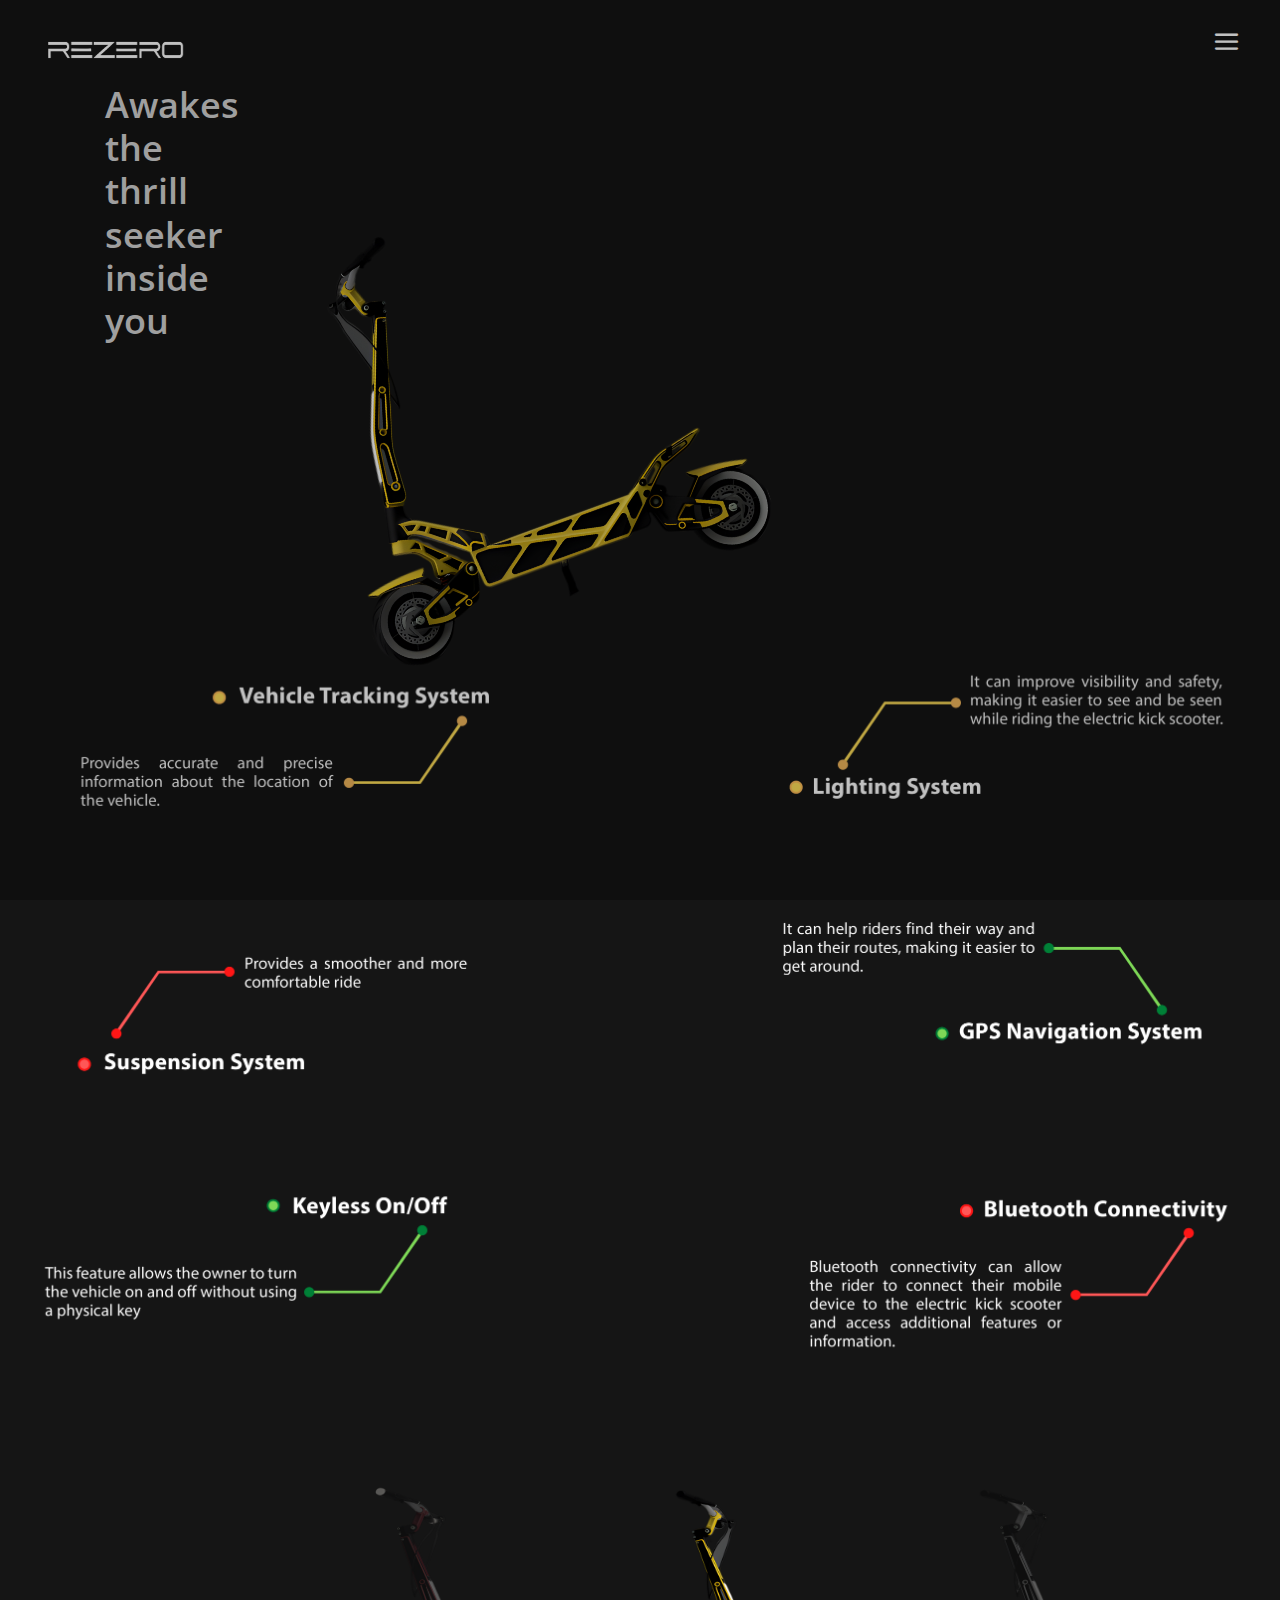
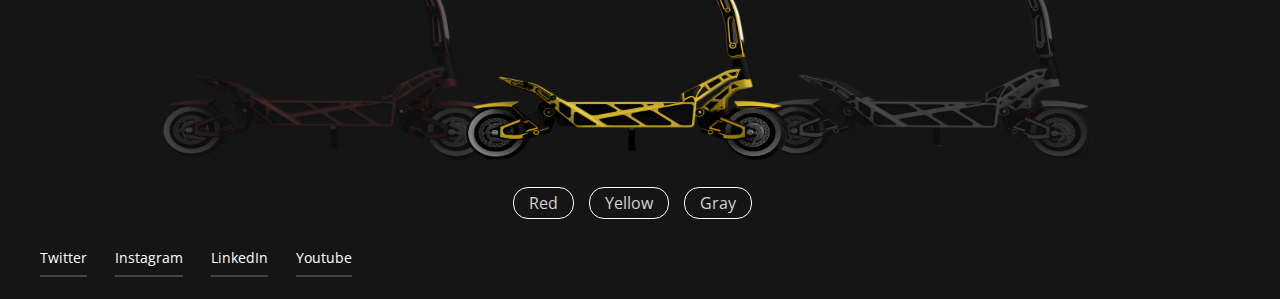
<file: index.html>
<!DOCTYPE html>
<html lang="zxx">
<head>
	<title>Rezero</title>
	<meta charset="UTF-8">
	<meta name="description" content="Cassi Photo Studio HTML Template">
	<meta name="keywords" content="photo, html">
	<meta name="viewport" content="width=device-width, initial-scale=1.0">
	<!-- Stylesheets -->
	<link rel="stylesheet" href="css/bootstrap.min.css"/>
	<link rel="stylesheet" href="css/font-awesome.min.css"/>
	<link rel="stylesheet" href="css/elegant-icons.css"/>
	<link rel="stylesheet" href="css/owl.carousel.min.css"/>

	<!-- Main Stylesheets -->
	<link rel="stylesheet" href="css/style.css"/>
	<link rel="stylesheet" href="external_css/index.css">
	
	<!--[if lt IE 9]>
		<script src="https://oss.maxcdn.com/html5shiv/3.7.2/html5shiv.min.js"></script>
		<script src="https://oss.maxcdn.com/respond/1.4.2/respond.min.js"></script>
	<![endif]-->

		
       
	</style>
</head>
<body>
	<!-- Page Preloder -->
	<div id="preloder">
		<div class="loader"></div>
	</div>

	<!-- Offcanvas Menu Section -->
	<div class="offcanvas-menu-wrapper">
		<div class="menu-header">
			<a href="./index.html" class="site-logo">
				<img src="img/REZERO logo-white.png" alt="" style="width: 150px;height: 40px;">
			</a>
			<div class="menu-switch" id="menu-canvas-close">
				<i class="icon_close"></i>
			</div>
		</div>
		<ul class="main-menu">
			<li><a href="index.html" class="active">Home</a></li>
			<li><a href="gallery.html">Gallery</a></li>
			<li><a href="blog.html">Specifications</a></li>
			<li><a href="about.html">About</a></li>
			<li><a href="contact.html">Contact</a></li>
		</ul>
		<div class="menu-footer">
			<div class="footer-social">
				
				<a href=" https://twitter.com/RezeroAutomotiv?t=3A_2ROUhFinQObv36_L7bw&s=09" target="_blank">Twitter</a>
				<a href=" https://instagram.com/rezero_automotive?utm_source=qr&igshid=MzNlNGNkZWQ4Mg%3D%3D
				" target="_blank">Instagram</a>
				<a href=" https://www.linkedin.com/company/rezero-automotive-private-limited/" target="_blank">LinkedIn</a>
				<a href="https://www.youtube.com/@RezeroAutomotivePvtLtd" target="_blank">Youtube</a>
			</div>
			<!-- <div class="copyright"><p>
  Copyright &copy;<script>document.write(new Date().getFullYear());</script> All rights reserved | This template is made with <i class="icon-heart color-danger" aria-hidden="true"></i> by <a href="https://colorlib.com" target="_blank">Colorlib</a>
 </p></div> -->
		</div>
	</div>
	<!-- Offcanvas Menu Section end -->
	
	<!-- Header section -->
	<header class="header-section">
		<a href="./index.html" class="site-logo">
			<img src="img/REZERO logo-white.png" alt="" style="width: 150px;height: 40px;">
		</a>
		<div class="menu-switch" id="menu-canvas-show">
			<i class="icon_menu"></i>
		</div>
	</header>
	<!-- Header section end -->

	<!-- Hero section -->
	<section class="hero-section">

	<div class="baground-image-div">
		<div class="bike-animation">
			<div class="img1"></div>
			<div class="text">
				<h2>Awakes the thrill seeker inside you</h2>
				<!-- <a href="./contact.html"><button>ContactUs</button></a> -->
			</div>
			<div class="img2">
				<a href="./contact.html" style="display: none;"><button>ContactUs</button></a>
			</div>
		</div>
	</div>
		<div class="specifications-div">
			<img src="img/specifications-text.png" alt="">
		</div>

		<div class="last-div">
			<img src="./img/red-right.png" alt="" class="img1" id="left-img">			
			<img src="./img/Yellow-right.png" alt="" class="img2" id="middle-img">
			<img src="./img/white-right.png" alt="" class="img3" id="right-img">
		</div>

		<div class="button-div">
			<button class="button1">Red</button>
			<button class="button2">Yellow</button>
			<button class="button3">Gray</button>
		</div>
		

		<div class="mobile-view-div">
			<div id="img1">
				<img src="./img/red-right.png" alt="">
			</div>
			<div id="img2">
				<img src="./img/green-right.png" alt="">
			</div>
			<div id="img3">
				<img src="./img/white-right.png" alt="">
			</div>
		</div>

	</section>
	<!-- Hero section end -->

	<!-- Footer section -->
	<footer class="footer-section">
		<div class="footer-social">
			<a href=" https://twitter.com/RezeroAutomotiv?t=3A_2ROUhFinQObv36_L7bw&s=09" target="_blank">Twitter</a>
				<a href=" https://instagram.com/rezero_automotive?utm_source=qr&igshid=MzNlNGNkZWQ4Mg%3D%3D
				" target="_blank">Instagram</a>
				<a href=" https://www.linkedin.com/company/rezero-automotive-private-limited/" target="_blank">LinkedIn</a>
				<a href="https://www.youtube.com/@RezeroAutomotivePvtLtd" target="_blank">Youtube</a>
		</div>
	</footer>
	<!-- Footer section end -->

	<!--====== Javascripts & Jquery ======-->
	<script src="js/vendor/jquery-3.2.1.min.js"></script>
	<script src="js/bootstrap.min.js"></script>
	<script src="js/owl.carousel.min.js"></script>
	<script src="js/masonry.pkgd.min.js"></script>
	<script src="js/main.js"></script>
<!-- <a href="./img/specifications.png"></a> -->



<!--1st animation with timeout -->
<script>
	function animation(){
		const bikenAimation = document.querySelector('.bike-animation');
		const img1 = document.querySelector('.img1');
		const img2 = document.querySelector('.img2');
		const text = document.querySelector('.text');


		if(window.innerWidth<=801){
			img1.style.backgroundSize = '400px';
			img2.style.backgroundPosition = '50px 20px';
			img2.style.backgroundSize = '400px';
		}else{
			img1.style.backgroundSize = '500px';
			img2.style.backgroundPosition = '50px 20px';
			img2.style.backgroundSize = '500px';
		}
		
		img1.style.opacity = '0.5';
		img1.style.transition = 'rotate 2s, width 2s, background-position 2s, opacity 2s';
		img2.style.transition = 'rotate 2s, width 2s, background-size 2s, background-position 2s, opacity 2s, height 2s';
		img2.style.opacity = '1';
		img2.style.height = '700px';
		img2.style.backgroundRepeat='no-repeat'
		img1.style.transform = 'rotate(20deg)';
		img2.style.transform = 'rotate(-20deg)';
		img1.style.width = '10%';
		img2.style.width = '100%';

		img1.style.backgroundPosition = '-450px';
	}
	setTimeout(() => {
		animation();
	}, 1600);
	window.addEventListener('resize',animation);
</script>


<!-- scroll animation -->
<script>
	document.addEventListener('DOMContentLoaded', function () {
    const bikenAimation = document.querySelector('.bike-animation');
    const img1 = document.querySelector('.img1');
    const img2 = document.querySelector('.img2');
	const text = document.querySelector('.text');
	const bgImage = document.querySelector('.baground-image-div');
    let isScroll = false;
	 
	window.addEventListener('scroll',function(){
		if(!isScroll){
			scrolled = true;
		   	bikenAimation.style.flexDirection = 'column';
			setTimeout(() => {
				bgImage.style.backgroundImage = 'url("./img/bike1.png")';
				bgImage.style.backgroundSize = '100% 110%';
				bgImage.style.backgroundPosition='contain';
				bgImage.style.backgroundRepeat='no-repeat'
			}, 2000);
		    img2.style.backgroundImage = 'url("./img/bike3.png")';
			img2.style.transition = 'ease 1s';
			img2.style.rotate = '0deg';
			img2.style.height = '500px';
			
			img2.style.opacity = '1';
			img2.classList.add('no-hover');
			img2.style.transform = 'translateY(550px)';

			img2.style.display = 'flex';
			img2.style.justifyContent ='center';
			img2.style.flexDirection ='column'
			
			img1.style.display='none';
			text.style.width = '50%';
			text.style.marginLeft = '50px'
			img2.style.backgroundPosition ='490px 130px'
			img2.style.backgroundSize = '370px';

			if(window.innerWidth<=801){
			 	img2.style.backgroundPosition='240px 0px';
			 	img2.style.backgroundSize = '250px';
			}else if(window.innerWidth<=1025){
				img2.style.backgroundPosition ='370px 0px'
				img2.style.backgroundSize = '330px';
			}else{
				img2.style.backgroundPosition ='470px 100px'
				img2.style.backgroundSize = '370px';
			}
		}
	})	
});
</script>


<!-- page end animation -->
<script>
	document.addEventListener('DOMContentLoaded', function () {
    const lastDiv = document.querySelector('.last-div');
    const lastimg1 = document.getElementById('left-img');
	const lastimg2 = document.getElementById('middle-img');
	const lastimg3 = document.getElementById('right-img');
	
	const button1 = document.querySelector('.button1');
	const button2 = document.querySelector('.button2');
	const button3 = document.querySelector('.button3');

    button1.addEventListener('click', function () {
        lastimg2.style.opacity = 0.3;
        lastimg3.style.opacity = 0.3;
        lastimg1.style.opacity = 1;
		lastimg1.style.left = '0px';
		lastDiv.style.pointerEvents = 'none';
		lastimg1.style.transition = 'opacity 1s, left 1s,backgroundColor 1s'
		lastimg2.style.transition = 'opacity 1s';
		button1.style.backgroundColor='#800000';
		button3.style.backgroundColor='transparent'
		button2.style.backgroundColor='transparent'
		button2.style.color='white';
    });
	button3.addEventListener('click', function () {
        lastimg2.style.opacity = 0.3;
        lastimg1.style.opacity = 0.3;
        lastimg3.style.opacity = 1;
		lastimg3.style.right = '0px';
		lastimg3.style.transition = 'opacity 1s, right 1s,backgroundColor 1s'
		lastimg2.style.transition = 'opacity 1s'
		button3.style.backgroundColor='gray'
		button1.style.backgroundColor='transparent'
		button2.style.backgroundColor='transparent'
		button2.style.color='white';
    });

	button2.addEventListener('click', function () {
        lastimg1.style.opacity = 0.3;
        lastimg3.style.opacity = 0.3;
        lastimg2.style.opacity = 1;
		lastimg3.style.right = '0px';
		lastimg1.style.left = '0px';
		button2.style.backgroundColor='gold';
		button2.style.color='black';
		button3.style.backgroundColor='transparent'
		button1.style.backgroundColor='transparent'
		lastimg2.style.transition = 'opacity 1s, right 1s,backgroundColor 1s'

    });
});

</script>
	</body>
	
</html>
</file>
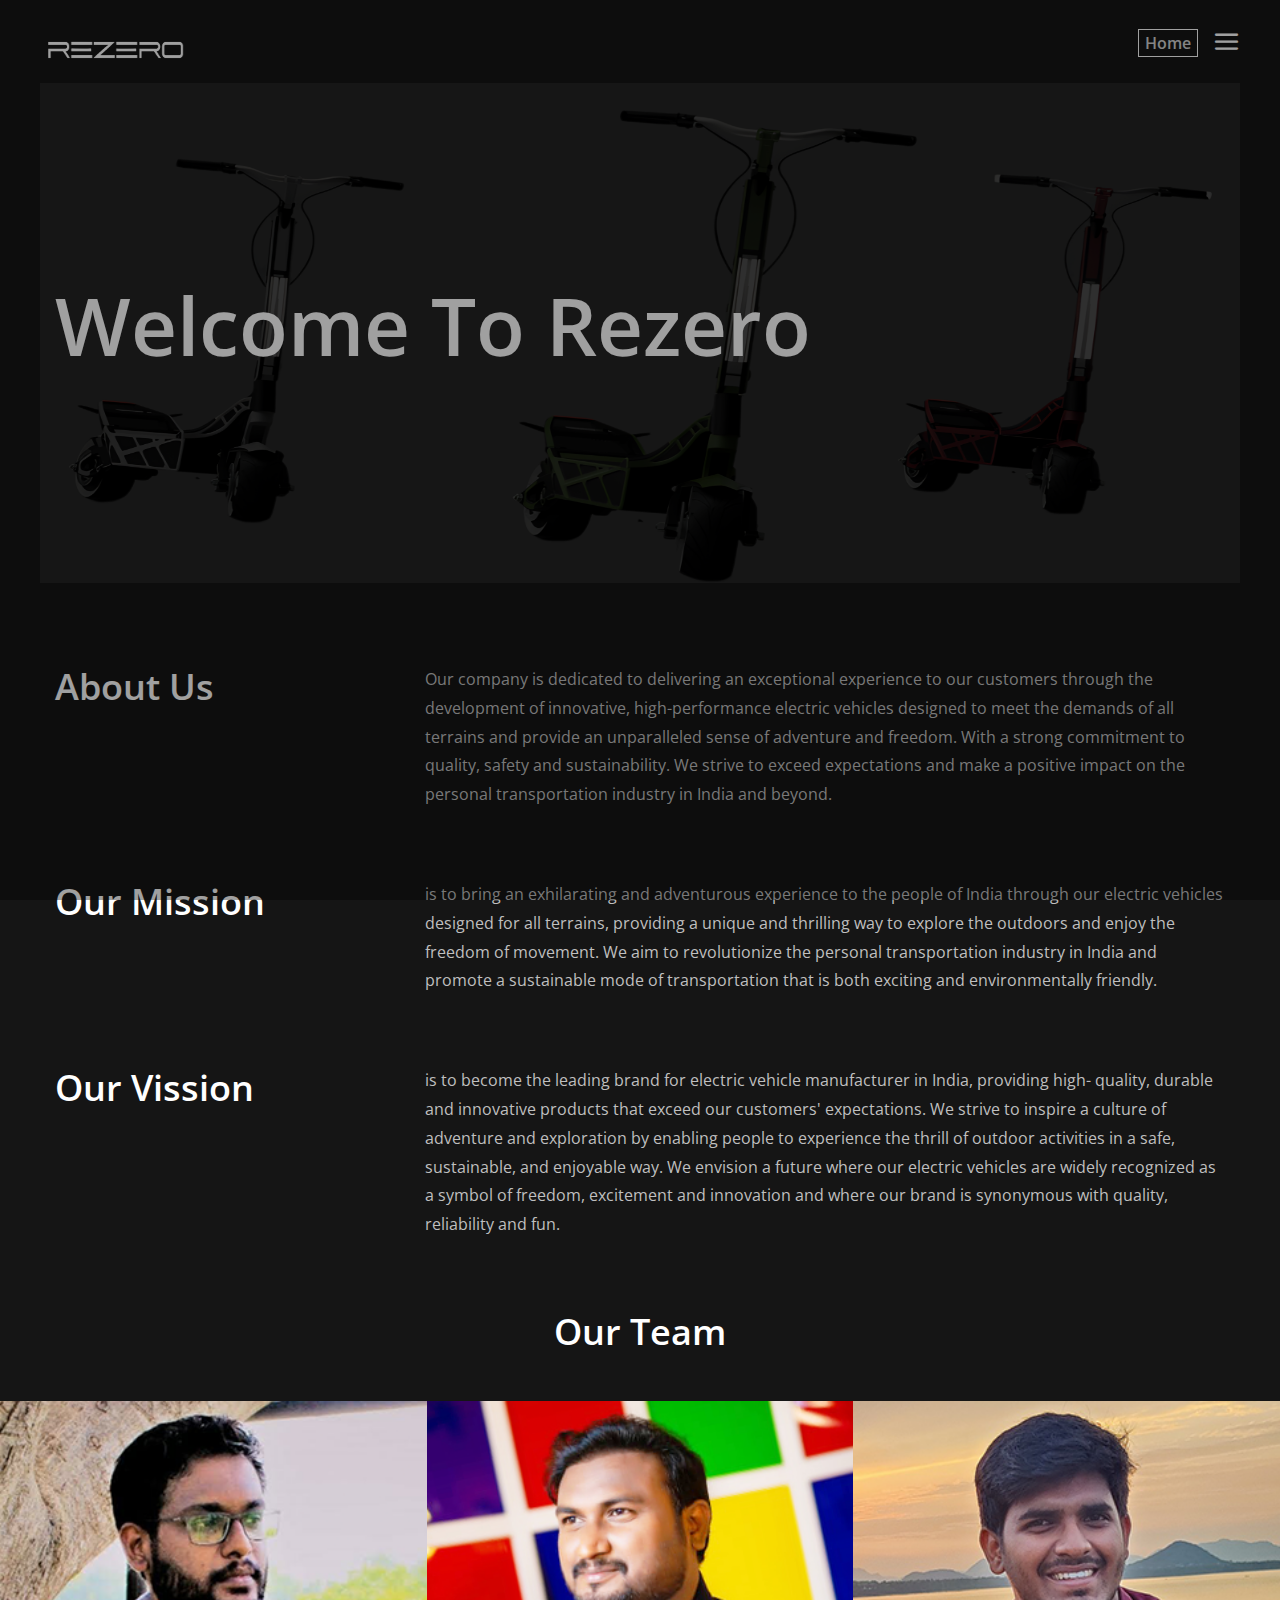
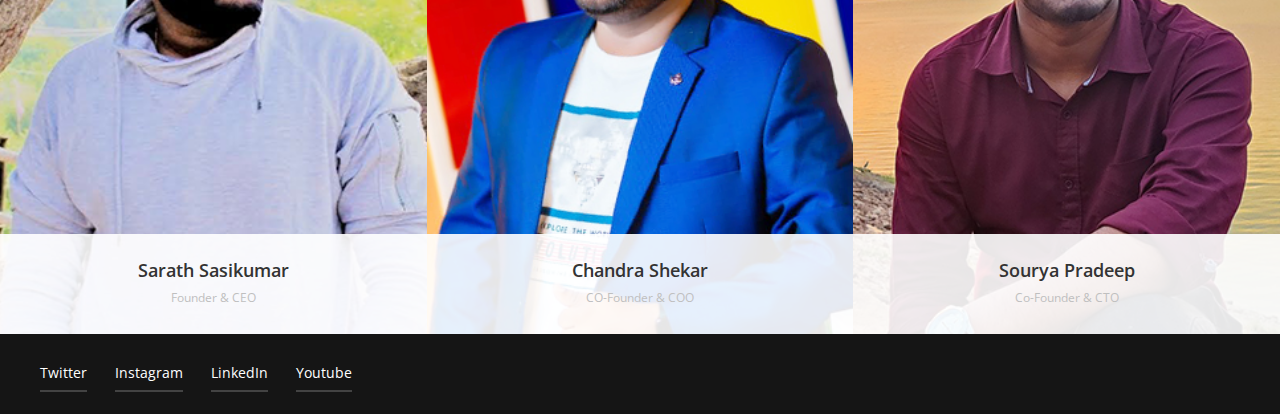
<file: about.html>
<!DOCTYPE html>
<html lang="zxx">
<head>
	<title>Rezero</title>
	<meta charset="UTF-8">
	<meta name="description" content="Cassi Photo Studio HTML Template">
	<meta name="keywords" content="photo, html">
	<meta name="viewport" content="width=device-width, initial-scale=1.0">
	<!-- Stylesheets -->
	<link rel="stylesheet" href="css/bootstrap.min.css"/>
	<link rel="stylesheet" href="css/font-awesome.min.css"/>
	<link rel="stylesheet" href="css/elegant-icons.css"/>

	<!-- Main Stylesheets -->
	<link rel="stylesheet" href="css/style.css"/>


	<!--[if lt IE 9]>
		<script src="https://oss.maxcdn.com/html5shiv/3.7.2/html5shiv.min.js"></script>
		<script src="https://oss.maxcdn.com/respond/1.4.2/respond.min.js"></script>
	<![endif]-->

	<style>
		.page-top-section .page-top-warp {
			background-size: 100% 105%;
		}

		#menu-canvas-show {
		display: flex;align-items: center;gap: 10px;
	}
	#menu-canvas-show button{
		background-color: transparent;
				color:lightgrey;
				border: solid 1px white;
				font-weight: 600;
	}
	
	@media  (max-width:480px){
		.page-top-warp{
			background-size: 100% 50%;background-position: contain;
		}
		.container{
			position: relative;
			top: -100px;
		}
		.container .row h2{
			font-size: 30px;
		}
		.about-section{
			margin-top: -120px;
		}
	}

	
	/* @media (max-width:1281px){
		.page-top-section .page-top-warp {
			background-size: 100% 105%;
		}
	}   */
	</style>
</head>
<body>
	<!-- Page Preloder -->
	<div id="preloder">
		<div class="loader"></div>
	</div>

	<!-- Offcanvas Menu Section -->
	<div class="offcanvas-menu-wrapper">
		<div class="menu-header">
			<a href="./index.html" class="site-logo">
				<img src="img/REZERO logo-white.png" alt="" style="width: 150px;height: 40px;">
			</a>
			<div class="menu-switch" id="menu-canvas-close">
				<i class="icon_close"></i>
			</div>
		</div>
		<ul class="main-menu">
			<li><a href="index.html" >Home</a></li>
			<li><a href="gallery.html">Gallery</a></li>
			<li><a href="blog.html">Specifications</a></li>
			<li><a href="about.html" class="active">About</a></li>
			<li><a href="contact.html">Contact</a></li>
		</ul>
		<div class="menu-footer">
			<div class="footer-social">
				<a href=" https://twitter.com/RezeroAutomotiv?t=3A_2ROUhFinQObv36_L7bw&s=09" target="_blank">Twitter</a>
				<a href=" https://instagram.com/rezero_automotive?utm_source=qr&igshid=MzNlNGNkZWQ4Mg%3D%3D
				" target="_blank">Instagram</a>
				<a href=" https://www.linkedin.com/company/rezero-automotive-private-limited/" target="_blank">LinkedIn</a>
				<a href="https://www.youtube.com/@RezeroAutomotivePvtLtd" target="_blank">Youtube</a>

			</div>
			<!-- <div class="copyright"><p>
  Copyright &copy;<script>document.write(new Date().getFullYear());</script> All rights reserved | This template is made with <i class="icon-heart color-danger" aria-hidden="true"></i> by <a href="https://colorlib.com" target="_blank">Colorlib</a>
  </p></div> -->
		</div>
	</div>
	<!-- Offcanvas Menu Section end -->
	
	<!-- Header section -->
	<header class="header-section">
		<a href="./index.html" class="site-logo">
			<img src="img/REZERO logo-white.png" alt="" style="width: 150px;height: 40px;">
		</a>
		<div class="menu-switch" id="menu-canvas-show">
			<a href="./index.html"><button>Home</button></a>
			<i class="icon_menu"></i>
		</div>
	</header>
	<!-- Header section end -->

	<!-- Page top section -->
	<div class="page-top-section">
		<div class="page-top-warp set-bg" data-setbg="img/allColorBikes.png" >
			<div class="container">
				<div class="row">
					<div class="col-lg-9">
						<h2>Welcome To Rezero</h2>
						<p></p>
					</div>
				</div>
			</div>
		</div>
	</div>
	<!-- Page top section end -->

	<!-- About section -->
	<section class="about-section">
		<div class="container">
			<div class="row about-item">
				<div class="col-lg-3">
					<h2>About Us</h2>
				</div>
				<div class="col-lg-9">
					<div class="ai-text">
						<!-- <h4>I was caught up in a web of negativity and needed someone or something to help me to escape.</h4> -->
						<p>Our company is dedicated to delivering an exceptional experience to our customers
							through the development of innovative, high-performance electric vehicles designed to meet the
							demands of all terrains and provide an unparalleled sense of adventure and freedom. With a strong
							commitment to quality, safety and sustainability. We strive to exceed expectations and make a positive
							impact on the personal transportation industry in India and beyond.</p>
					</div>
				</div>
			</div>
			<div class="row about-item">
				<div class="col-lg-3">
					<h2>Our Mission</h2>
				</div>
				<div class="col-lg-9">
					<div class="ai-text">
						<!-- <h4>I was caught up in a web of negativity and needed someone or something to help me to escape.</h4> -->
						<p>is to bring an exhilarating and adventurous experience to the people of India through
							our electric vehicles designed for all terrains, providing a unique and thrilling way to explore the
							outdoors and enjoy the freedom of movement. We aim to revolutionize the personal transportation
							industry in India and promote a sustainable mode of transportation that is both exciting and
							environmentally friendly.</p>
					</div>
				</div>
			</div>

			<div class="row about-item">
				<div class="col-lg-3">
					<h2>Our Vission</h2>
				</div>
				<div class="col-lg-9">
					<div class="ai-text">
						<!-- <h4>I was caught up in a web of negativity and needed someone or something to help me to escape.</h4> -->
						<p>is to become the leading brand for electric vehicle manufacturer in India, providing high-
							quality, durable and innovative products that exceed our customers&#39; expectations. We strive to inspire a
							culture of adventure and exploration by enabling people to experience the thrill of outdoor activities in
							a safe, sustainable, and enjoyable way. We envision a future where our electric vehicles are widely
							recognized as a symbol of freedom, excitement and innovation and where our brand is synonymous
							with quality, reliability and fun.</p>
					</div>
				</div>
			</div>

			<!-- <div class="row about-item">
				<div class="col-lg-3">
					<h2>What We Do?</h2>
				</div>
				<div class="col-lg-9">
					<div class="ai-text">
						<h4>Audio player software is used to play back sound recordings in one of the many formats available for computers today.</h4>
						<p>Photographs are a way of preserving a moment in our lives for the rest of our lives. Many of us have at least been tempted at the flashy array of photo printers which seemingly leap off the shelves at even the least tech-savvy. It surely seems old fashioned to talk about 35mm film and non-digital cameras in today’s day and age. To our children, cameras not so feature rich with LCD screens and built in Wi-Fi is as foreign as Atari. However, the innovation of home photo printing is bringing about a new way of preserving our most precious memories. Not only do we have digital copies to keep with us for the rest of our days across hundreds of different archives.</p>
					</div>
				</div>
			</div> -->

		</div>
	</section>
	<!-- About section end -->

	<!-- Team section -->
	<section class="team-section">
		<div class="container-fluid">
			<div class="text-center text-white mb-5">
				<h2>Our Team</h2>
			</div>
			<div class="row"  style="display: flex; justify-content: space-around;">
				<div class="col-xl-4 col-md-4 col-sm-6 p-0">
					<div class="team-item">
						<img src="img/CEO.png" alt="">
						<div class="team-meta">
							<div class="tm-text">
								<h5>Sarath Sasikumar</h5>
								<p>Founder & CEO</p>
								<!-- <div class="tm-social">
									<a href="#"><i class="fa fa-facebook"></i></a>
									<a href="#"><i class="fa fa-twitter"></i></a>
									<a href="#"><i class="fa fa-google-plus"></i></a>
									<a href="#"><i class="fa fa-linkedin"></i></a>
								</div> -->
								<div class="tm-social">
									<p style="text-align: justify;padding: 0px 5px;">Sarath Sasikumar is the Founder and CEO
										of Rezero. He is an accomplished
										entrepreneur with a passion for innovation
										and holds a Bachelor's degree in Electrical
										and Electronics Engineering. Sarath's
										visionary mindset and expertise drive the
										strategic direction of the company.</p>
								</div>
							</div>
						</div>
					</div>
				</div>
				<div class="col-xl-4 col-md-4 col-sm-6 p-0">
					<div class="team-item">
						<img src="img/Co-Founder.png" alt="">
						<div class="team-meta">
							<div class="tm-text">
								<h5>Chandra Shekar</h5>
								<p>CO-Founder & COO</p>
								<!-- <div class="tm-social">
									<a href="#"><i class="fa fa-facebook"></i></a>
									<a href="#"><i class="fa fa-twitter"></i></a>
									<a href="#"><i class="fa fa-google-plus"></i></a>
									<a href="#"><i class="fa fa-linkedin"></i></a>
								</div> -->
								<div class="tm-social">
									<p style="text-align: justify;padding: 0px 5px;">
										Chandra Shekar is a Co-Founder and the
										COO of Rezero. He brings valuable
										experience in operations and strategic
										management, gained through his active
										role as the CEO of INV Technologies.
										Chandra Shekar holds a Bachelor's degree
										in Electronics Engineering, further
										enhancing his ability to lead the
										organization effectively.
									</p>
								</div>
							</div>
						</div>
					</div>
				</div>
				<div class="col-xl-4 col-md-4 col-sm-6 p-0">
					<div class="team-item">
						<img src="img/CTO.png" alt="">
						<div class="team-meta">
							<div class="tm-text">
								<h5>Sourya Pradeep</h5>
								<p >Co-Founder & CTO</p>
								<!-- <div class="tm-social">
									<a href="#"><i class="fa fa-facebook"></i></a>
									<a href="#"><i class="fa fa-twitter"></i></a>
									<a href="#"><i class="fa fa-google-plus"></i></a>
									<a href="#"><i class="fa fa-linkedin"></i></a>
								</div> -->
								<div class="tm-social">
									<p style="text-align: justify;padding: 0px 5px;">
										Sourya Pradeep Thaduturi is a
										Co-Founder and the CTO of Rezero. He is
										an expert in designing, specializing in
										mechanical engineering. Sourya holds a
										Bachelor's degree in Mechanical
										Engineering, which enables him to drive
										innovation, product development, and
										technical excellence within the company.
									</p>
								</div>
							</div>
						</div>
					</div>
				</div>
				
			</div>
		</div>
	</section>
	<!-- Team section end -->

	<!-- Footer section -->
	<footer class="footer-section">
		<div class="footer-social">
			<a href=" https://twitter.com/RezeroAutomotiv?t=3A_2ROUhFinQObv36_L7bw&s=09" target="_blank">Twitter</a>
				<a href=" https://instagram.com/rezero_automotive?utm_source=qr&igshid=MzNlNGNkZWQ4Mg%3D%3D
				" target="_blank">Instagram</a>
				<a href=" https://www.linkedin.com/company/rezero-automotive-private-limited/" target="_blank">LinkedIn</a>
				<a href="https://www.youtube.com/@RezeroAutomotivePvtLtd" target="_blank">Youtube</a>

		</div>
		<!-- <div class="copyright"><p>
  Copyright &copy;<script>document.write(new Date().getFullYear());</script> All rights reserved | This template is made with <i class="fa fa-heart" aria-hidden="true"></i> by <a href="https://colorlib.com" target="_blank">Colorlib</a>
  </p></div> -->
	</footer>
	<!-- Footer section end -->

	<!--====== Javascripts & Jquery ======-->
	<script src="js/vendor/jquery-3.2.1.min.js"></script>
	<script src="js/bootstrap.min.js"></script>
	<script src="js/owl.carousel.min.js"></script>
	<script src="js/masonry.pkgd.min.js"></script>
	<script src="js/main.js"></script>

	</body>
</html>
</file>
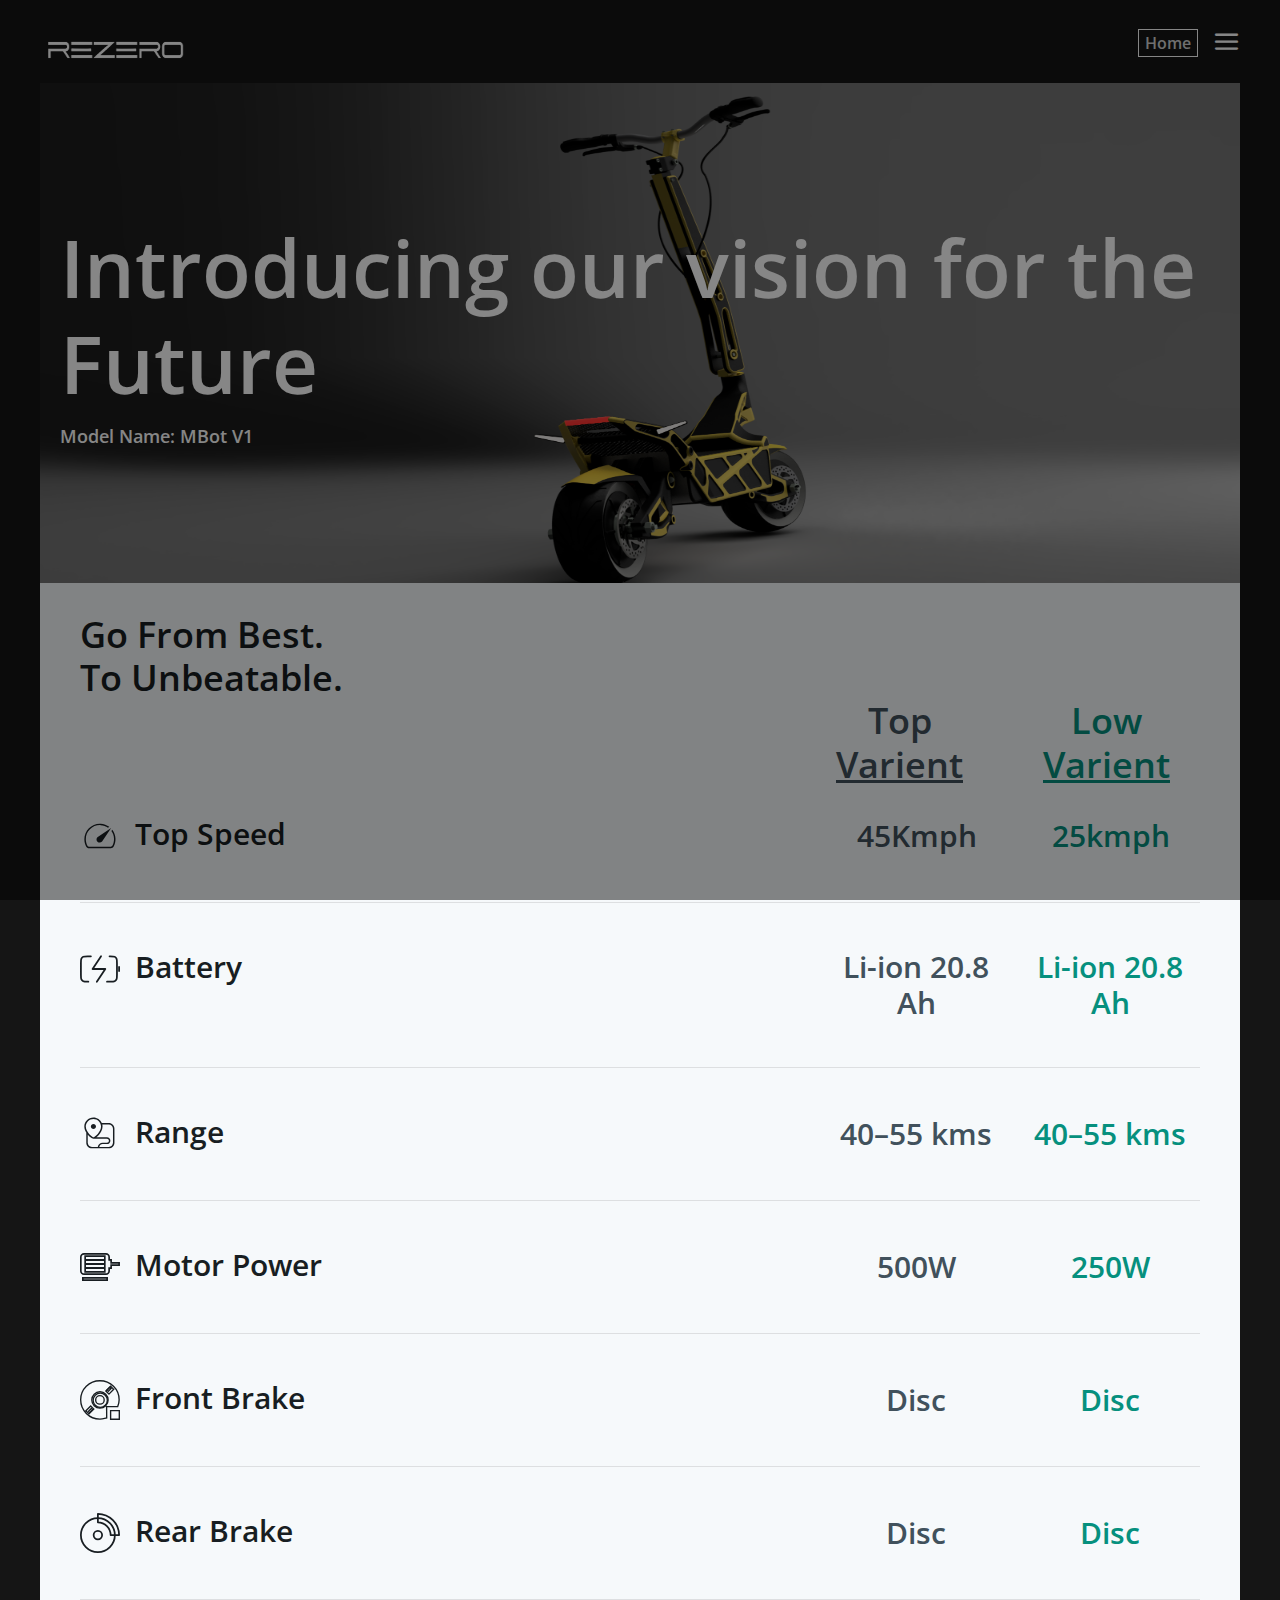
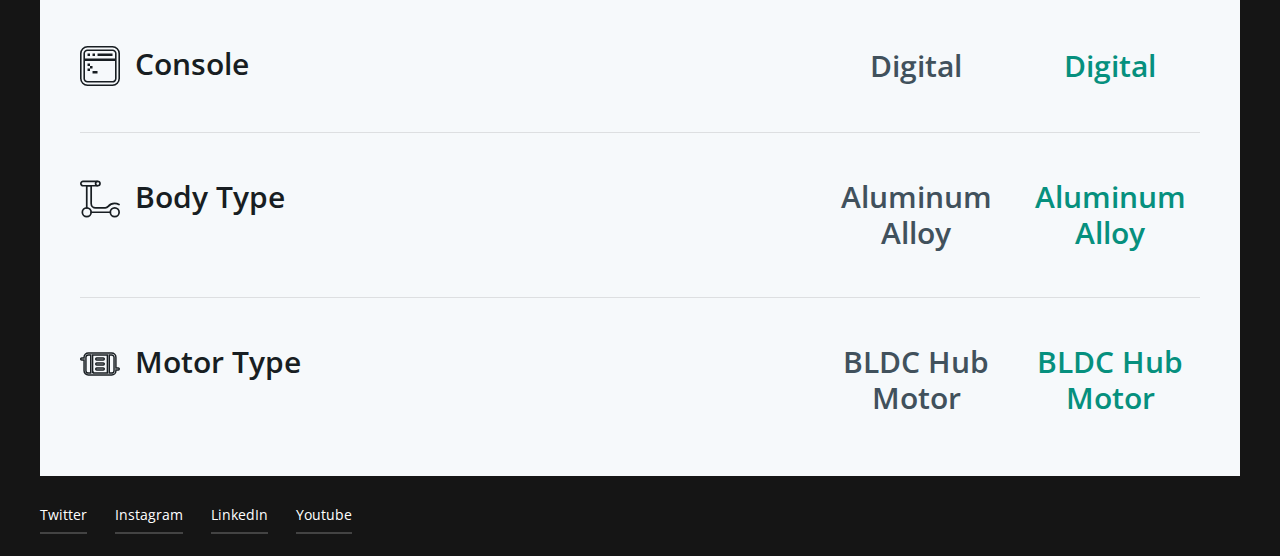
<file: blog.html>
<!DOCTYPE html>
<html lang="zxx">
<head>
	<title>Rezero</title>
	<meta charset="UTF-8">
	<meta name="description" content="Cassi Photo Studio HTML Template">
	<meta name="keywords" content="photo, html">
	<meta name="viewport" content="width=device-width, initial-scale=1.0">
	<!-- Stylesheets -->
	<link rel="stylesheet" href="css/bootstrap.min.css"/>
	<link rel="stylesheet" href="css/font-awesome.min.css"/>
	<link rel="stylesheet" href="css/elegant-icons.css"/>

	<!-- Main Stylesheets -->
	<link rel="stylesheet" href="css/style.css"/>


	<!--[if lt IE 9]>
		<script src="https://oss.maxcdn.com/html5shiv/3.7.2/html5shiv.min.js"></script>
		<script src="https://oss.maxcdn.com/respond/1.4.2/respond.min.js"></script>
	<![endif]-->

	<style>
		.page-top-warp{
			/* background: rgb(73, 73, 73); */
			padding: 0px 20px;
			flex-direction: column;
			align-items: flex-start;
			background-size:cover;
		}
		
		.page-top-warp h5{
			color: #fff;
		} 
		.content-div {
			background-color: #F6F9FB;
			padding: 30px 40px;
		}
		.specification-heading{
			display: flex;justify-content: flex-end;gap: 80px;text-align: center;padding-right: 30px;
		}
		.features-div{
			display: flex;
			justify-content: space-between;
			/* border-bottom: solid 1px black; */
			padding: 30px 0px;
		}
		.features-div .sub-div1{
			flex: 2;
			display: flex;
			gap: 15px;
		}
		.features-div .sub-div1 img{
			height: 40px;width: 40px;
		}
		.features-div .sub-div2{
			display: flex;
			flex: 1;
			justify-content: space-around;
			align-items: center;
			text-align: center;
			gap: 15px;
		}
		.features-div .sub-div2 .low-varient-feature{
			color: #06907E;
		}
		.features-div .sub-div2 .top-varient-feature{
			color: #41515C;
		}

		.features-div .sub-div1 .specification{
			color: #181E22;
		}


		#menu-canvas-show {
		display: flex;align-items: center;gap: 10px;
	}
	#menu-canvas-show button{
		background-color: transparent;
				color:lightgrey;
				border: solid 1px white;
				font-weight: 600;
	}
	.page-top-warp{
		background-size: 100% 110%;background-position: contain;
	}

	.specification-heading{
			display: flex;justify-content: flex-end;gap: 80px;text-align: center;padding-right: 30px;
		}

	@media (max-width:480px){
		.page-top-warp{
			background-size: 100% 60%;background-position: contain;
			display: flex;
			justify-content: start;
		}
		.page-top-warp h2{
			font-size: 25px;
			padding-top: 100px;
		}
		.page-top-warp h5{
			font-size: 15px;
		}
		.content-div{
			margin-top: -200px;
		}
		.content-div h2{
			font-size: 25px;
		}
		.content-div .specification-heading{
			gap: 10px;
			padding-right: 0px;
		}
		.content-div .specification-heading h2{
			padding-top: 15px;
			font-size: 20px;
		}
		.content-div .features-div .sub-div1 img{
			height: 20px;width: 20px;
		}
		.content-div .features-div .sub-div1 h3{
			font-size: 15px;
		}
		.content-div .features-div .sub-div2 h3{
			font-size: 15px;
		}

	}
	</style>
</head>
<body>
	<!-- Page Preloder -->
	<div id="preloder">
		<div class="loader"></div>
	</div>

	<!-- Offcanvas Menu Section -->
	<div class="offcanvas-menu-wrapper">
		<div class="menu-header">
			<a href="./index.html" class="site-logo">
				<img src="img/REZERO logo-white.png" alt="" style="width: 150px;height: 40px;">
			</a>
			<div class="menu-switch" id="menu-canvas-close">
				<i class="icon_close"></i>
			</div>
		</div>
		<ul class="main-menu">
			<li><a href="index.html">Home</a></li>
			<li><a href="gallery.html">Gallery</a></li>
			<li><a href="blog.html" class="active">Specifications</a></li>
			<li><a href="about.html">About</a></li>
			<li><a href="contact.html">Contact</a></li>
		</ul>
		<div class="menu-footer">
			<div class="footer-social">
				<a href=" https://twitter.com/RezeroAutomotiv?t=3A_2ROUhFinQObv36_L7bw&s=09" target="_blank">Twitter</a>
				<a href=" https://instagram.com/rezero_automotive?utm_source=qr&igshid=MzNlNGNkZWQ4Mg%3D%3D
				" target="_blank">Instagram</a>
				<a href=" https://www.linkedin.com/company/rezero-automotive-private-limited/" target="_blank">LinkedIn</a>
				<a href="https://www.youtube.com/@RezeroAutomotivePvtLtd" target="_blank">Youtube</a>
			</div>
			<!-- <div class="copyright"><p>
  Copyright &copy;<script>document.write(new Date().getFullYear());</script> All rights reserved | This template is made with <i class="icon-heart color-danger" aria-hidden="true"></i> by <a href="https://colorlib.com" target="_blank">Colorlib</a>
  </p></div> -->
		</div>
	</div>
	<!-- Offcanvas Menu Section end -->
	
	<!-- Header section -->
	<header class="header-section">
		<a href="./index.html" class="site-logo">
			<img src="img/REZERO logo-white.png" alt="" style="width: 150px;height: 40px;">
		</a>
		<div class="menu-switch" id="menu-canvas-show">
			<a href="./index.html"><button>Home</button></a>
			<i class="icon_menu"></i>
		</div>
	</header>
	<!-- Header section end -->

	<section class="blog-section">
		

			<div class="page-top-warp set-bg" data-setbg="img/bike1.png">
				<h2>Introducing our vision  for the Future</h2>
				<h5>Model Name: MBot V1</h5>
			</div>

			<div class="content-div">
				<h2 style="color: #181E22;">Go From Best.</h2>
				<h2 style="color: #181E22;">To Unbeatable.</h2>

				<div class="specification-heading">
					<h2 style="color: #41515C;">Top <br><u>Varient</h2></u>
					<h2 style="color: #06907E;">Low <br><u> Varient</h2></u>
				</div>


				<div class="features-div">
					<div class="sub-div1">
						<img src="./img/specification-icons/speeds.svg" alt="">
						<h3 class="specification">Top Speed</h3></div>
					<div class="sub-div2">
						<h3 class="top-varient-feature">45Kmph</h3>
						<h3 class="low-varient-feature">25kmph</h3>
					</div>
				</div>
				<hr>
				<div class="features-div">
					<div class="sub-div1">
						<img src="./img/specification-icons/Battery.svg" alt="">
						<h3 class="specification">Battery</h3></div>
					<div class="sub-div2">
						<h3 class="top-varient-feature">Li-ion 20.8 Ah</h3>
						<h3 class="low-varient-feature">Li-ion 20.8 Ah</h3>
					</div>
				</div>
<hr>
				<div class="features-div">
					<div class="sub-div1">
						<img src="./img/specification-icons/ranges.svg" alt="">
						<h3 class="specification">Range</h3></div>
					<div class="sub-div2">
						<h3 class="top-varient-feature">40–55 kms</h3>
						<h3 class="low-varient-feature">40–55 kms</h3>
					</div>
				</div>
				<hr>
				<div class="features-div">
					<div class="sub-div1">
						<img src="./img/specification-icons/Motor power.svg" alt="">
						<h3 class="specification">Motor Power</h3></div>
					<div class="sub-div2">
						<h3 class="top-varient-feature">500W</h3>
						<h3 class="low-varient-feature">250W</h3>
					</div>
				</div>
				<hr>
				<div class="features-div">
					<div class="sub-div1">
						<img src="./img/specification-icons/Front brakes.svg" alt="">
						<h3 class="specification">Front Brake</h3></div>
					<div class="sub-div2">
						<h3 class="top-varient-feature">Disc</h3>
						<h3 class="low-varient-feature">Disc</h3>
					</div>
				</div>
				<hr>
				<div class="features-div">
					<div class="sub-div1">
						<img src="./img/specification-icons/Rear brakes.svg" alt="">
						<h3 class="specification">Rear Brake</h3></div>
					<div class="sub-div2">
						<h3 class="top-varient-feature">Disc</h3>
						<h3 class="low-varient-feature">Disc</h3>
					</div>
				</div>
				<hr>
				
				<div class="features-div">
					<div class="sub-div1">
						<img src="./img/specification-icons/Console.svg" alt="">
						<h3 class="specification">Console</h3></div>
					<div class="sub-div2">
						<h3 class="top-varient-feature">Digital</h3>
						<h3 class="low-varient-feature">Digital</h3>
					</div>
				</div>
				<hr>
				<div class="features-div">
					<div class="sub-div1">
						<img src="./img/specification-icons/Body type.svg" alt="">
						<h3 class="specification">Body Type</h3></div>
					<div class="sub-div2">
						<h3 class="top-varient-feature">Aluminum Alloy</h3>
						<h3 class="low-varient-feature">Aluminum Alloy</h3>
					</div>
				</div>
				<hr>
				<div class="features-div">
					<div class="sub-div1">
						<img src="./img/specification-icons/Motor type.svg" alt="">
						<h3 class="specification">Motor Type</h3></div>
					<div class="sub-div2">
						<h3 class="top-varient-feature">BLDC Hub Motor</h3>
						<h3 class="low-varient-feature">BLDC Hub Motor</h3>
					</div>
				</div>
			</div>
		</div>
	</section>

	<!-- Footer section -->
	<footer class="footer-section">
		<div class="footer-social">
			<a href=" https://twitter.com/RezeroAutomotiv?t=3A_2ROUhFinQObv36_L7bw&s=09" target="_blank">Twitter</a>
			<a href=" https://instagram.com/rezero_automotive?utm_source=qr&igshid=MzNlNGNkZWQ4Mg%3D%3D
			" target="_blank">Instagram</a>
			<a href=" https://www.linkedin.com/company/rezero-automotive-private-limited/" target="_blank">LinkedIn</a>
			<a href="https://www.youtube.com/@RezeroAutomotivePvtLtd" target="_blank">Youtube</a>
		</div>
		<!-- <div class="copyright"><p>
  Copyright &copy;<script>document.write(new Date().getFullYear());</script> All rights reserved | This template is made with <i class="fa fa-heart" aria-hidden="true"></i> by <a href="https://colorlib.com" target="_blank">Colorlib</a>
  </p></div> -->
	</footer>
	<!-- Footer section end -->

	<!--====== Javascripts & Jquery ======-->
	<script src="js/vendor/jquery-3.2.1.min.js"></script>
	<script src="js/bootstrap.min.js"></script>
	<script src="js/owl.carousel.min.js"></script>
	<script src="js/masonry.pkgd.min.js"></script>
	<script src="js/main.js"></script>

	</body>
</html>
</file>
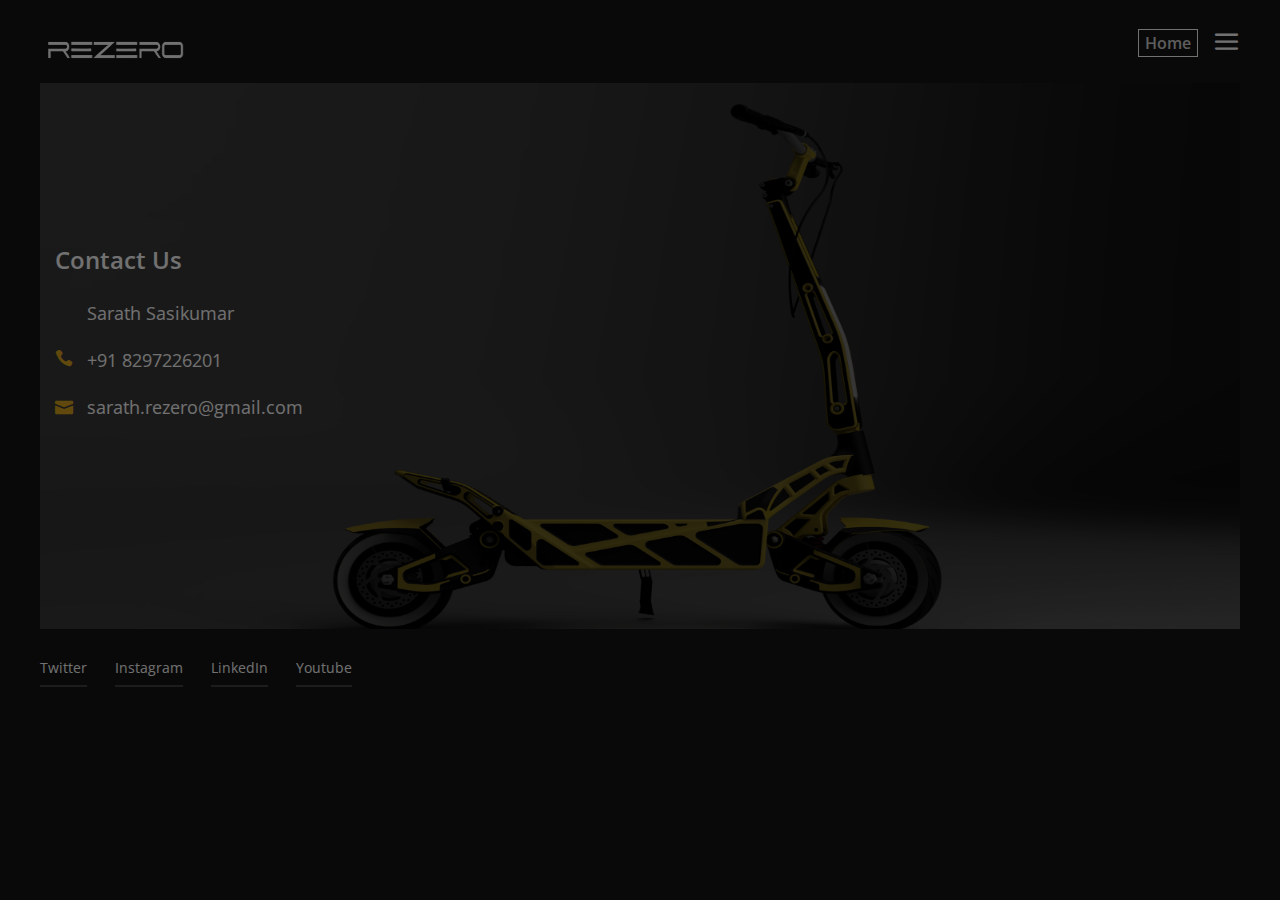
<file: contact.html>
<!DOCTYPE html>
<html lang="zxx">
<head>
	<title>Rezero</title>
	<meta charset="UTF-8">
	<meta name="description" content="Cassi Photo Studio HTML Template">
	<meta name="keywords" content="photo, html">
	<meta name="viewport" content="width=device-width, initial-scale=1.0">
	<!-- Stylesheets -->
	<link rel="stylesheet" href="css/bootstrap.min.css"/>
	<link rel="stylesheet" href="css/font-awesome.min.css"/>
	<link rel="stylesheet" href="css/elegant-icons.css"/>
	<!-- Main Stylesheets -->
	<link rel="stylesheet" href="css/style.css"/>

	<link rel="stylesheet" href="https://cdnjs.cloudflare.com/ajax/libs/font-awesome/6.5.1/css/all.min.css" integrity="sha512-DTOQO9RWCH3ppGqcWaEA1BIZOC6xxalwEsw9c2QQeAIftl+Vegovlnee1c9QX4TctnWMn13TZye+giMm8e2LwA==" crossorigin="anonymous" referrerpolicy="no-referrer" />
	<!--[if lt IE 9]>
		<script src="https://oss.maxcdn.com/html5shiv/3.7.2/html5shiv.min.js"></script>
		<script src="https://oss.maxcdn.com/respond/1.4.2/respond.min.js"></script>
	<![endif]-->
<style>
	.ci-item .mail{
		color: white;
	}
	.ci-item .mail:hover{
		color: gold;
	}

	#menu-canvas-show {
		display: flex;align-items: center;gap: 10px;
	}
	#menu-canvas-show button{
		background-color: transparent;
				color:lightgrey;
				border: solid 1px white;
				font-weight: 600;
	}
	.contact-warp{
		background-size: 100% 108%;background-position: contain;
	}

	@media  (max-width:480px){
		.contact-warp{
			background-size: 100% 100%;background-position: contain;
			height: 250px;
		}
		.contact-info{
			position: relative;
			top: -50px;
		}
		.contact-info h4{
			font-size: 20px;
		}
		.contact-info .ci-item {
			font-size: 15px;
		}
		.contact-info .ci-item i{
			font-size: 15px;
		}
	}
</style>
</head>
<body>
	<!-- Page Preloder -->
	<div id="preloder">
		<div class="loader"></div>
	</div>

	<!-- Offcanvas Menu Section -->
	<div class="offcanvas-menu-wrapper">
		<div class="menu-header">
			<a href="./index.html" class="site-logo">
				<img src="img/REZERO logo-white.png" alt="" style="width: 150px;height: 40px;">
			</a>
			<div class="menu-switch" id="menu-canvas-close">
				<i class="icon_close"></i>
			</div>
		</div>
		<ul class="main-menu">
			<li><a href="index.html">Home</a></li>
			<li><a href="gallery.html">Gallery</a></li>
			<li><a href="blog.html">Specifications</a></li>
			<li><a href="about.html">About</a></li>
			<li><a href="contact.html" class="active">Contact</a></li>
		</ul>
		<div class="menu-footer">
			<div class="footer-social">
				<a href=" https://twitter.com/RezeroAutomotiv?t=3A_2ROUhFinQObv36_L7bw&s=09" target="_blank">Twitter</a>
				<a href=" https://instagram.com/rezero_automotive?utm_source=qr&igshid=MzNlNGNkZWQ4Mg%3D%3D
				" target="_blank">Instagram</a>
				<a href=" https://www.linkedin.com/company/rezero-automotive-private-limited/" target="_blank">LinkedIn</a>
				<a href="https://www.youtube.com/@RezeroAutomotivePvtLtd" target="_blank">Youtube</a>
			</div>
			<!-- <div class="copyright"><p>
  Copyright &copy;<script>document.write(new Date().getFullYear());</script> All rights reserved | This template is made with <i class="icon-heart color-danger" aria-hidden="true"></i> by <a href="https://colorlib.com" target="_blank">Colorlib</a>
 </p></div> -->
		</div>
	</div>
	<!-- Offcanvas Menu Section end -->
	
	<!-- Header section -->
	<header class="header-section">
		<a href="./index.html" class="site-logo">
			<img src="img/REZERO logo-white.png" alt="" style="width: 150px;height: 40px;">
		</a>
		<div class="menu-switch" id="menu-canvas-show">
			<a href="./index.html"><button>Home</button></a>
			<i class="icon_menu"></i>
		</div>
	</header>
	<!-- Header section end -->

	<!-- Contact section -->
	<section class="contact-section">
		<div class="contact-warp set-bg" data-setbg="img/bike2.png" >
			<div class="container">
				<div class="row">
					<div class="col-lg-5">
						<div class="contact-info">
							<h4>Contact Us</h4>
							<div class="ci-item"><i class="fa-solid fa-user"></i>Sarath Sasikumar</div>
							<div class="ci-item"><i class="icon_phone"></i>+91 8297226201</div>
							<div class="ci-item"><i class="icon_mail"></i><a href="mailto:sarath.rezero@gmail.com" class="mail" >sarath.rezero@gmail.com</a></div>
						</div>
						<!-- <div class="contact-info">
							<h4>Address</h4>
							<div class="ci-item"><i class="icon_pin"></i>Iris Watson, Mary land, United State, New York City</div>
						</div> -->
					</div>
					<!-- <div class="col-lg-7">
						<form class="contact-form">
							<label for="y-name">Your Name:</label>
							<input type="text" id="y-name">
							<label for="y-email">Email Address:</label>
							<input type="text" id="y-email">
							<label for="y-msg">Leave A Message:</label>
							<textarea id="y-msg"></textarea>
							<button class="site-btn">Send Us Now</button>
						</form>
					</div> -->
				</div>
			</div>
		</div>
	</section>
	<!-- Contact section end -->

	<!-- Footer section -->
	<footer class="footer-section">
		<div class="footer-social">
			<a href=" https://twitter.com/RezeroAutomotiv?t=3A_2ROUhFinQObv36_L7bw&s=09" target="_blank">Twitter</a>
				<a href=" https://instagram.com/rezero_automotive?utm_source=qr&igshid=MzNlNGNkZWQ4Mg%3D%3D
				" target="_blank">Instagram</a>
				<a href=" https://www.linkedin.com/company/rezero-automotive-private-limited/" target="_blank">LinkedIn</a>
				<a href="https://www.youtube.com/@RezeroAutomotivePvtLtd" target="_blank">Youtube</a>
		</div>
		<!-- <div class="copyright"><p>
  Copyright &copy;<script>document.write(new Date().getFullYear());</script> All rights reserved | This template is made with <i class="fa fa-heart" aria-hidden="true"></i> by <a href="https://colorlib.com" target="_blank">Colorlib</a>
  </p></div> -->
	</footer>
	<!-- Footer section end -->

	<!--====== Javascripts & Jquery ======-->
	<script src="js/vendor/jquery-3.2.1.min.js"></script>
	<script src="js/bootstrap.min.js"></script>
	<script src="js/owl.carousel.min.js"></script>
	<script src="js/masonry.pkgd.min.js"></script>
	<script src="js/main.js"></script>

	</body>
</html>
</file>
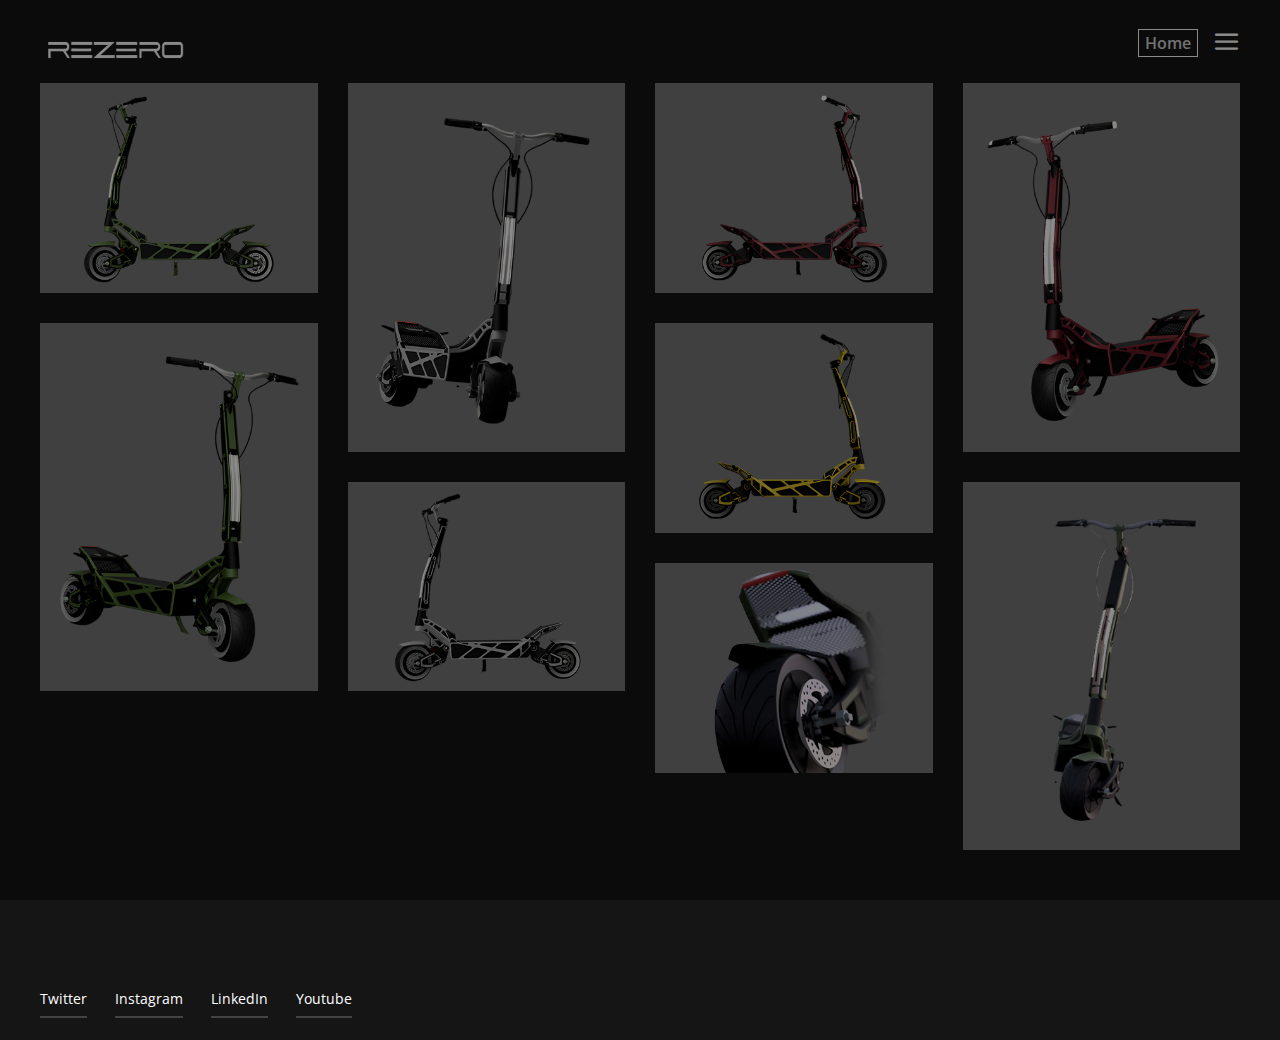
<file: gallery.html>
<!DOCTYPE html>
<html lang="zxx">
<head>
	<title>Rezero
		
	</title>
	<meta charset="UTF-8">
	<meta name="description" content="Cassi Photo Studio HTML Template">
	<meta name="keywords" content="photo, html">
	<meta name="viewport" content="width=device-width, initial-scale=1.0">
	<!-- Stylesheets -->
	<link rel="stylesheet" href="css/bootstrap.min.css"/>
	<link rel="stylesheet" href="css/font-awesome.min.css"/>
	<link rel="stylesheet" href="css/elegant-icons.css"/>
	<link rel="stylesheet" href="css/fresco.css"/>

	<!-- Main Stylesheets -->
	<link rel="stylesheet" href="css/style.css"/>


	<!--[if lt IE 9]>
		<script src="https://oss.maxcdn.com/html5shiv/3.7.2/html5shiv.min.js"></script>
		<script src="https://oss.maxcdn.com/respond/1.4.2/respond.min.js"></script>
	<![endif]-->
<style>
	#menu-canvas-show {
		display: flex;align-items: center;gap: 10px;
	}
	#menu-canvas-show button{
		background-color: transparent;
				color:lightgrey;
				border: solid 1px white;
				font-weight: 600;
	}
</style>
</head>
<body>
	<!-- Page Preloder -->
	<div id="preloder">
		<div class="loader"></div>
	</div>

	<!-- Offcanvas Menu Section -->
	<div class="offcanvas-menu-wrapper">
		<div class="menu-header">
			<a href="./index.html" class="site-logo">
				<img src="img/REZERO logo-white.png" alt="" style="width: 150px;height: 40px;">
			</a>
			<div class="menu-switch" id="menu-canvas-close">
				<i class="icon_close"></i>
			</div>
		</div>
		<ul class="main-menu">
			<li><a href="index.html">Home</a></li>
			<li><a href="gallery.html" class="active">Gallery</a></li>
			<li><a href="blog.html">Specifications</a></li>
			<li><a href="about.html">About</a></li>
			<li><a href="contact.html">Contact</a></li>
		</ul>
		<div class="menu-footer">
			<div class="footer-social">
				<a href=" https://twitter.com/RezeroAutomotiv?t=3A_2ROUhFinQObv36_L7bw&s=09" target="_blank">Twitter</a>
				<a href=" https://instagram.com/rezero_automotive?utm_source=qr&igshid=MzNlNGNkZWQ4Mg%3D%3D
				" target="_blank">Instagram</a>
				<a href=" https://www.linkedin.com/company/rezero-automotive-private-limited/" target="_blank">LinkedIn</a>
				<a href="https://www.youtube.com/@RezeroAutomotivePvtLtd" target="_blank">Youtube</a>
			</div>
			<!-- <div class="copyright"><p>
  Copyright &copy;<script>document.write(new Date().getFullYear());</script> All rights reserved | This template is made with <i class="icon-heart color-danger" aria-hidden="true"></i> by <a href="https://colorlib.com" target="_blank">Colorlib</a>
 </p></div> -->
		</div>
	</div>
	<!-- Offcanvas Menu Section end -->
	
	<!-- Header section -->
	<header class="header-section">
		<a href="./index.html" class="site-logo">
			<img src="img/REZERO logo-white.png" alt="" style="width: 150px;height: 40px;">
		</a>
		<div class="menu-switch" id="menu-canvas-show">
			<a href="./index.html"><button>Home</button></a>
			<i class="icon_menu"></i>
		</div>
	</header>
	<!-- Header section end -->

	<!-- Gallery section -->
	<section class="gallery-section">
		<div class="row gallery-gird">
			<div class="col-lg-4 col-xl-3 col-sm-6">
				<a class="gallery-item fresco" href="img/gallary/1-g.png" data-fresco-group="projects">
					<img src="img/gallary/1-g.png" alt="">
					<div class="gi-text">
						<h4>Green MockUp</h4>
						<!-- <p>Natures / Tree</p> -->
					</div>
				</a>
			</div>
			<div class="col-lg-4 col-xl-3 col-sm-6">
				<a class="gallery-item fresco" href="img/gallary/6-g.png"" data-fresco-group="projects">
					<img src="img/gallary/6-g.png" alt="">
					<div class="gi-text">
						<h4>Gray MockUp</h4>
						<!-- <p>Natures / Tree</p> -->
					</div>
				</a>
			</div>
			<div class="col-lg-4 col-xl-3 col-sm-6">
				<a class="gallery-item fresco" href="img/gallary/3-g.png" data-fresco-group="projects">
					<img src="img/gallary/3-g.png" alt="">
					<div class="gi-text">
						<h4>Red MockUp</h4>
						<!-- <p>Natures / Tree</p> -->
					</div>
				</a>
			</div>
			<div class="col-lg-4 col-xl-3 col-sm-6">
				<a class="gallery-item fresco" href="img/gallary/4-g.png" data-fresco-group="projects">
					<img src="img/gallary/4-g.png" alt="">
					<div class="gi-text">
						<h4>Red MockUp</h4>
						<!-- <p>Natures / Tree</p> -->
					</div>
				</a>
			</div>
			<div class="col-lg-4 col-xl-3 col-sm-6">
				<a class="gallery-item fresco" href="img/gallary/2-g.png" data-fresco-group="projects">
					<img src="img/gallary/2-g.png" alt="">
					<div class="gi-text">
						<h4>Green MockUp</h4>
						<!-- <p>Natures / Tree</p> -->
					</div>
				</a>
			</div>
			<div class="col-lg-4 col-xl-3 col-sm-6">
				<a class="gallery-item fresco" href="img/gallary/7-g.png" data-fresco-group="projects">
					<img src="img/gallary/7-g.png" alt="">
					<div class="gi-text">
						<h4>Yellow MockUp</h4>
						<!-- <p>Natures / Tree</p> -->
					</div>
				</a>
			</div>
			<div class="col-lg-4 col-xl-3 col-sm-6">
				<a class="gallery-item fresco" href="img/gallary/5-g.png" data-fresco-group="projects">
					<img src="img/gallary/5-g.png" alt="">
					<div class="gi-text">
						<h4>Gray MockUp</h4>
						<!-- <p>Natures / Tree</p> -->
					</div>
				</a>
			</div>
			<div class="col-lg-4 col-xl-3 col-sm-6">
				<a class="gallery-item fresco" href="img/gallary/8-g.png" data-fresco-group="projects">
					<img src="img/gallary/8-g.png" alt="">
					<div class="gi-text">
						<h4>Green MockUp</h4>
						<!-- <p>Natures / Tree</p> -->
					</div>
				</a>
			</div>
			<div class="col-lg-4 col-xl-3 col-sm-6">
				<a class="gallery-item fresco" href="img/gallary/9-g.png" data-fresco-group="projects">
					<img src="img/gallary/9-g.png" alt="">
					<div class="gi-text">
						<h4>Green MockUp</h4>
						<!-- <p>Natures / Tree</p> -->
					</div>
				</a>
			</div>
			<!-- <div class="col-lg-4 col-xl-3 col-sm-6">
				<a class="gallery-item fresco" href="img/projects/9.jpg" data-fresco-group="projects">
					<img src="img/projects/9.jpg" alt="">
					<div class="gi-text">
						<h4>Forest and Nature</h4>
						<p>Natures / Tree</p>
					</div>
				</a>
			</div>
			<div class="col-lg-4 col-xl-3 col-sm-6">
				<a class="gallery-item fresco" href="img/projects/10.jpg" data-fresco-group="projects">
					<img src="img/projects/10.jpg" alt="">
					<div class="gi-text">
						<h4>Forest and Nature</h4>
						<p>Natures / Tree</p>
					</div>
				</a>
			</div>
			<div class="col-lg-4 col-xl-3 col-sm-6">
				<a class="gallery-item fresco" href="img/projects/12.jpg" data-fresco-group="projects">
					<img src="img/projects/12.jpg" alt="">
					<div class="gi-text">
						<h4>Forest and Nature</h4>
						<p>Natures / Tree</p>
					</div>
				</a>
			</div>
			<div class="col-lg-4 col-xl-3 col-sm-6">
				<a class="gallery-item fresco" href="img/projects/13.jpg" data-fresco-group="projects">
					<img src="img/projects/13.jpg" alt="">
					<div class="gi-text">
						<h4>Forest and Nature</h4>
						<p>Natures / Tree</p>
					</div>
				</a>
			</div>
			<div class="col-lg-4 col-xl-3 col-sm-6">
				<a class="gallery-item fresco" href="img/projects/15.jpg" data-fresco-group="projects">
					<img src="img/projects/15.jpg" alt="">
					<div class="gi-text">
						<h4>Forest and Nature</h4>
						<p>Natures / Tree</p>
					</div>
				</a>
			</div>
			<div class="col-lg-4 col-xl-3 col-sm-6">
				<a class="gallery-item fresco" href="img/projects/16.jpg" data-fresco-group="projects">
					<img src="img/projects/16.jpg" alt="">
					<div class="gi-text">
						<h4>Forest and Nature</h4>
						<p>Natures / Tree</p>
					</div>
				</a>
			</div>
			<div class="col-lg-4 col-xl-3 col-sm-6">
				<a class="gallery-item fresco" href="img/projects/14.jpg" data-fresco-group="projects">
					<img src="img/projects/14.jpg" alt="">
					<div class="gi-text">
						<h4>Forest and Nature</h4>
						<p>Natures / Tree</p>
					</div>
				</a>
			</div> -->
		</div>
		<!-- <div class="text-center pt-5">
			<button class="site-btn">Load More</button>
		</div> -->
	</section>
	<!-- Gallery section end -->

	<!-- Footer section -->
	<footer class="footer-section">
		<div class="footer-social">
			<a href=" https://twitter.com/RezeroAutomotiv?t=3A_2ROUhFinQObv36_L7bw&s=09" target="_blank">Twitter</a>
				<a href=" https://instagram.com/rezero_automotive?utm_source=qr&igshid=MzNlNGNkZWQ4Mg%3D%3D
				" target="_blank">Instagram</a>
				<a href=" https://www.linkedin.com/company/rezero-automotive-private-limited/" target="_blank">LinkedIn</a>
				<a href="https://www.youtube.com/@RezeroAutomotivePvtLtd" target="_blank">Youtube</a>

		</div>
		<!-- <div class="copyright"><p>
  Copyright &copy;<script>document.write(new Date().getFullYear());</script> All rights reserved | This template is made with <i class="fa fa-heart" aria-hidden="true"></i> by <a href="https://colorlib.com" target="_blank">Colorlib</a>
  </p></div> -->
	</footer>
	<!-- Footer section end -->

	<!--====== Javascripts & Jquery ======-->
	<script src="js/vendor/jquery-3.2.1.min.js"></script>
	<script src="js/bootstrap.min.js"></script>
	<script src="js/owl.carousel.min.js"></script>
	<script src="js/masonry.pkgd.min.js"></script>
	<script src="js/fresco.min.js"></script>
	<script src="js/main.js"></script>

	</body>
</html>
</file>
<file: css/elegant-icons.css>
@font-face {
	font-family: 'ElegantIcons';
	src:url('../icon-fonts/ElegantIcons.eot');
	src:url('../icon-fonts/ElegantIcons.eot?#iefix') format('embedded-opentype'),
		url('../icon-fonts/ElegantIcons.woff') format('woff'),
		url('../icon-fonts/ElegantIcons.ttf') format('truetype'),
		url('../icon-fonts/ElegantIcons.svg#ElegantIcons') format('svg');
	font-weight: normal;
	font-style: normal;
}

/* Use the following CSS code if you want to use data attributes for inserting your icons */
[data-icon]:before {
	font-family: 'ElegantIcons';
	content: attr(data-icon);
	speak: none;
	font-weight: normal;
	font-variant: normal;
	text-transform: none;
	line-height: 1;
	-webkit-font-smoothing: antialiased;
	-moz-osx-font-smoothing: grayscale;
}

/* Use the following CSS code if you want to have a class per icon */
/*
Instead of a list of all class selectors,
you can use the generic selector below, but it's slower:
[class*="your-class-prefix"] {
*/
.arrow_up, .arrow_down, .arrow_left, .arrow_right, .arrow_left-up, .arrow_right-up, .arrow_right-down, .arrow_left-down, .arrow-up-down, .arrow_up-down_alt, .arrow_left-right_alt, .arrow_left-right, .arrow_expand_alt2, .arrow_expand_alt, .arrow_condense, .arrow_expand, .arrow_move, .arrow_carrot-up, .arrow_carrot-down, .arrow_carrot-left, .arrow_carrot-right, .arrow_carrot-2up, .arrow_carrot-2down, .arrow_carrot-2left, .arrow_carrot-2right, .arrow_carrot-up_alt2, .arrow_carrot-down_alt2, .arrow_carrot-left_alt2, .arrow_carrot-right_alt2, .arrow_carrot-2up_alt2, .arrow_carrot-2down_alt2, .arrow_carrot-2left_alt2, .arrow_carrot-2right_alt2, .arrow_triangle-up, .arrow_triangle-down, .arrow_triangle-left, .arrow_triangle-right, .arrow_triangle-up_alt2, .arrow_triangle-down_alt2, .arrow_triangle-left_alt2, .arrow_triangle-right_alt2, .arrow_back, .icon_minus-06, .icon_plus, .icon_close, .icon_check, .icon_minus_alt2, .icon_plus_alt2, .icon_close_alt2, .icon_check_alt2, .icon_zoom-out_alt, .icon_zoom-in_alt, .icon_search, .icon_box-empty, .icon_box-selected, .icon_minus-box, .icon_plus-box, .icon_box-checked, .icon_circle-empty, .icon_circle-slelected, .icon_stop_alt2, .icon_stop, .icon_pause_alt2, .icon_pause, .icon_menu, .icon_menu-square_alt2, .icon_menu-circle_alt2, .icon_ul, .icon_ol, .icon_adjust-horiz, .icon_adjust-vert, .icon_document_alt, .icon_documents_alt, .icon_pencil, .icon_pencil-edit_alt, .icon_pencil-edit, .icon_folder-alt, .icon_folder-open_alt, .icon_folder-add_alt, .icon_info_alt, .icon_error-oct_alt, .icon_error-circle_alt, .icon_error-triangle_alt, .icon_question_alt2, .icon_question, .icon_comment_alt, .icon_chat_alt, .icon_vol-mute_alt, .icon_volume-low_alt, .icon_volume-high_alt, .icon_quotations, .icon_quotations_alt2, .icon_clock_alt, .icon_lock_alt, .icon_lock-open_alt, .icon_key_alt, .icon_cloud_alt, .icon_cloud-upload_alt, .icon_cloud-download_alt, .icon_image, .icon_images, .icon_lightbulb_alt, .icon_gift_alt, .icon_house_alt, .icon_genius, .icon_mobile, .icon_tablet, .icon_laptop, .icon_desktop, .icon_camera_alt, .icon_mail_alt, .icon_cone_alt, .icon_ribbon_alt, .icon_bag_alt, .icon_creditcard, .icon_cart_alt, .icon_paperclip, .icon_tag_alt, .icon_tags_alt, .icon_trash_alt, .icon_cursor_alt, .icon_mic_alt, .icon_compass_alt, .icon_pin_alt, .icon_pushpin_alt, .icon_map_alt, .icon_drawer_alt, .icon_toolbox_alt, .icon_book_alt, .icon_calendar, .icon_film, .icon_table, .icon_contacts_alt, .icon_headphones, .icon_lifesaver, .icon_piechart, .icon_refresh, .icon_link_alt, .icon_link, .icon_loading, .icon_blocked, .icon_archive_alt, .icon_heart_alt, .icon_star_alt, .icon_star-half_alt, .icon_star, .icon_star-half, .icon_tools, .icon_tool, .icon_cog, .icon_cogs, .arrow_up_alt, .arrow_down_alt, .arrow_left_alt, .arrow_right_alt, .arrow_left-up_alt, .arrow_right-up_alt, .arrow_right-down_alt, .arrow_left-down_alt, .arrow_condense_alt, .arrow_expand_alt3, .arrow_carrot_up_alt, .arrow_carrot-down_alt, .arrow_carrot-left_alt, .arrow_carrot-right_alt, .arrow_carrot-2up_alt, .arrow_carrot-2dwnn_alt, .arrow_carrot-2left_alt, .arrow_carrot-2right_alt, .arrow_triangle-up_alt, .arrow_triangle-down_alt, .arrow_triangle-left_alt, .arrow_triangle-right_alt, .icon_minus_alt, .icon_plus_alt, .icon_close_alt, .icon_check_alt, .icon_zoom-out, .icon_zoom-in, .icon_stop_alt, .icon_menu-square_alt, .icon_menu-circle_alt, .icon_document, .icon_documents, .icon_pencil_alt, .icon_folder, .icon_folder-open, .icon_folder-add, .icon_folder_upload, .icon_folder_download, .icon_info, .icon_error-circle, .icon_error-oct, .icon_error-triangle, .icon_question_alt, .icon_comment, .icon_chat, .icon_vol-mute, .icon_volume-low, .icon_volume-high, .icon_quotations_alt, .icon_clock, .icon_lock, .icon_lock-open, .icon_key, .icon_cloud, .icon_cloud-upload, .icon_cloud-download, .icon_lightbulb, .icon_gift, .icon_house, .icon_camera, .icon_mail, .icon_cone, .icon_ribbon, .icon_bag, .icon_cart, .icon_tag, .icon_tags, .icon_trash, .icon_cursor, .icon_mic, .icon_compass, .icon_pin, .icon_pushpin, .icon_map, .icon_drawer, .icon_toolbox, .icon_book, .icon_contacts, .icon_archive, .icon_heart, .icon_profile, .icon_group, .icon_grid-2x2, .icon_grid-3x3, .icon_music, .icon_pause_alt, .icon_phone, .icon_upload, .icon_download, .social_facebook, .social_twitter, .social_pinterest, .social_googleplus, .social_tumblr, .social_tumbleupon, .social_wordpress, .social_instagram, .social_dribbble, .social_vimeo, .social_linkedin, .social_rss, .social_deviantart, .social_share, .social_myspace, .social_skype, .social_youtube, .social_picassa, .social_googledrive, .social_flickr, .social_blogger, .social_spotify, .social_delicious, .social_facebook_circle, .social_twitter_circle, .social_pinterest_circle, .social_googleplus_circle, .social_tumblr_circle, .social_stumbleupon_circle, .social_wordpress_circle, .social_instagram_circle, .social_dribbble_circle, .social_vimeo_circle, .social_linkedin_circle, .social_rss_circle, .social_deviantart_circle, .social_share_circle, .social_myspace_circle, .social_skype_circle, .social_youtube_circle, .social_picassa_circle, .social_googledrive_alt2, .social_flickr_circle, .social_blogger_circle, .social_spotify_circle, .social_delicious_circle, .social_facebook_square, .social_twitter_square, .social_pinterest_square, .social_googleplus_square, .social_tumblr_square, .social_stumbleupon_square, .social_wordpress_square, .social_instagram_square, .social_dribbble_square, .social_vimeo_square, .social_linkedin_square, .social_rss_square, .social_deviantart_square, .social_share_square, .social_myspace_square, .social_skype_square, .social_youtube_square, .social_picassa_square, .social_googledrive_square, .social_flickr_square, .social_blogger_square, .social_spotify_square, .social_delicious_square, .icon_printer, .icon_calulator, .icon_building, .icon_floppy, .icon_drive, .icon_search-2, .icon_id, .icon_id-2, .icon_puzzle, .icon_like, .icon_dislike, .icon_mug, .icon_currency, .icon_wallet, .icon_pens, .icon_easel, .icon_flowchart, .icon_datareport, .icon_briefcase, .icon_shield, .icon_percent, .icon_globe, .icon_globe-2, .icon_target, .icon_hourglass, .icon_balance, .icon_rook, .icon_printer-alt, .icon_calculator_alt, .icon_building_alt, .icon_floppy_alt, .icon_drive_alt, .icon_search_alt, .icon_id_alt, .icon_id-2_alt, .icon_puzzle_alt, .icon_like_alt, .icon_dislike_alt, .icon_mug_alt, .icon_currency_alt, .icon_wallet_alt, .icon_pens_alt, .icon_easel_alt, .icon_flowchart_alt, .icon_datareport_alt, .icon_briefcase_alt, .icon_shield_alt, .icon_percent_alt, .icon_globe_alt, .icon_clipboard {
	font-family: 'ElegantIcons';
	speak: none;
	font-style: normal;
	font-weight: normal;
	font-variant: normal;
	text-transform: none;
	line-height: 1;
	-webkit-font-smoothing: antialiased;
}
.arrow_up:before {
	content: "\21";
}
.arrow_down:before {
	content: "\22";
}
.arrow_left:before {
	content: "\23";
}
.arrow_right:before {
	content: "\24";
}
.arrow_left-up:before {
	content: "\25";
}
.arrow_right-up:before {
	content: "\26";
}
.arrow_right-down:before {
	content: "\27";
}
.arrow_left-down:before {
	content: "\28";
}
.arrow-up-down:before {
	content: "\29";
}
.arrow_up-down_alt:before {
	content: "\2a";
}
.arrow_left-right_alt:before {
	content: "\2b";
}
.arrow_left-right:before {
	content: "\2c";
}
.arrow_expand_alt2:before {
	content: "\2d";
}
.arrow_expand_alt:before {
	content: "\2e";
}
.arrow_condense:before {
	content: "\2f";
}
.arrow_expand:before {
	content: "\30";
}
.arrow_move:before {
	content: "\31";
}
.arrow_carrot-up:before {
	content: "\32";
}
.arrow_carrot-down:before {
	content: "\33";
}
.arrow_carrot-left:before {
	content: "\34";
}
.arrow_carrot-right:before {
	content: "\35";
}
.arrow_carrot-2up:before {
	content: "\36";
}
.arrow_carrot-2down:before {
	content: "\37";
}
.arrow_carrot-2left:before {
	content: "\38";
}
.arrow_carrot-2right:before {
	content: "\39";
}
.arrow_carrot-up_alt2:before {
	content: "\3a";
}
.arrow_carrot-down_alt2:before {
	content: "\3b";
}
.arrow_carrot-left_alt2:before {
	content: "\3c";
}
.arrow_carrot-right_alt2:before {
	content: "\3d";
}
.arrow_carrot-2up_alt2:before {
	content: "\3e";
}
.arrow_carrot-2down_alt2:before {
	content: "\3f";
}
.arrow_carrot-2left_alt2:before {
	content: "\40";
}
.arrow_carrot-2right_alt2:before {
	content: "\41";
}
.arrow_triangle-up:before {
	content: "\42";
}
.arrow_triangle-down:before {
	content: "\43";
}
.arrow_triangle-left:before {
	content: "\44";
}
.arrow_triangle-right:before {
	content: "\45";
}
.arrow_triangle-up_alt2:before {
	content: "\46";
}
.arrow_triangle-down_alt2:before {
	content: "\47";
}
.arrow_triangle-left_alt2:before {
	content: "\48";
}
.arrow_triangle-right_alt2:before {
	content: "\49";
}
.arrow_back:before {
	content: "\4a";
}
.icon_minus-06:before {
	content: "\4b";
}
.icon_plus:before {
	content: "\4c";
}
.icon_close:before {
	content: "\4d";
}
.icon_check:before {
	content: "\4e";
}
.icon_minus_alt2:before {
	content: "\4f";
}
.icon_plus_alt2:before {
	content: "\50";
}
.icon_close_alt2:before {
	content: "\51";
}
.icon_check_alt2:before {
	content: "\52";
}
.icon_zoom-out_alt:before {
	content: "\53";
}
.icon_zoom-in_alt:before {
	content: "\54";
}
.icon_search:before {
	content: "\55";
}
.icon_box-empty:before {
	content: "\56";
}
.icon_box-selected:before {
	content: "\57";
}
.icon_minus-box:before {
	content: "\58";
}
.icon_plus-box:before {
	content: "\59";
}
.icon_box-checked:before {
	content: "\5a";
}
.icon_circle-empty:before {
	content: "\5b";
}
.icon_circle-slelected:before {
	content: "\5c";
}
.icon_stop_alt2:before {
	content: "\5d";
}
.icon_stop:before {
	content: "\5e";
}
.icon_pause_alt2:before {
	content: "\5f";
}
.icon_pause:before {
	content: "\60";
}
.icon_menu:before {
	content: "\61";
}
.icon_menu-square_alt2:before {
	content: "\62";
}
.icon_menu-circle_alt2:before {
	content: "\63";
}
.icon_ul:before {
	content: "\64";
}
.icon_ol:before {
	content: "\65";
}
.icon_adjust-horiz:before {
	content: "\66";
}
.icon_adjust-vert:before {
	content: "\67";
}
.icon_document_alt:before {
	content: "\68";
}
.icon_documents_alt:before {
	content: "\69";
}
.icon_pencil:before {
	content: "\6a";
}
.icon_pencil-edit_alt:before {
	content: "\6b";
}
.icon_pencil-edit:before {
	content: "\6c";
}
.icon_folder-alt:before {
	content: "\6d";
}
.icon_folder-open_alt:before {
	content: "\6e";
}
.icon_folder-add_alt:before {
	content: "\6f";
}
.icon_info_alt:before {
	content: "\70";
}
.icon_error-oct_alt:before {
	content: "\71";
}
.icon_error-circle_alt:before {
	content: "\72";
}
.icon_error-triangle_alt:before {
	content: "\73";
}
.icon_question_alt2:before {
	content: "\74";
}
.icon_question:before {
	content: "\75";
}
.icon_comment_alt:before {
	content: "\76";
}
.icon_chat_alt:before {
	content: "\77";
}
.icon_vol-mute_alt:before {
	content: "\78";
}
.icon_volume-low_alt:before {
	content: "\79";
}
.icon_volume-high_alt:before {
	content: "\7a";
}
.icon_quotations:before {
	content: "\7b";
}
.icon_quotations_alt2:before {
	content: "\7c";
}
.icon_clock_alt:before {
	content: "\7d";
}
.icon_lock_alt:before {
	content: "\7e";
}
.icon_lock-open_alt:before {
	content: "\e000";
}
.icon_key_alt:before {
	content: "\e001";
}
.icon_cloud_alt:before {
	content: "\e002";
}
.icon_cloud-upload_alt:before {
	content: "\e003";
}
.icon_cloud-download_alt:before {
	content: "\e004";
}
.icon_image:before {
	content: "\e005";
}
.icon_images:before {
	content: "\e006";
}
.icon_lightbulb_alt:before {
	content: "\e007";
}
.icon_gift_alt:before {
	content: "\e008";
}
.icon_house_alt:before {
	content: "\e009";
}
.icon_genius:before {
	content: "\e00a";
}
.icon_mobile:before {
	content: "\e00b";
}
.icon_tablet:before {
	content: "\e00c";
}
.icon_laptop:before {
	content: "\e00d";
}
.icon_desktop:before {
	content: "\e00e";
}
.icon_camera_alt:before {
	content: "\e00f";
}
.icon_mail_alt:before {
	content: "\e010";
}
.icon_cone_alt:before {
	content: "\e011";
}
.icon_ribbon_alt:before {
	content: "\e012";
}
.icon_bag_alt:before {
	content: "\e013";
}
.icon_creditcard:before {
	content: "\e014";
}
.icon_cart_alt:before {
	content: "\e015";
}
.icon_paperclip:before {
	content: "\e016";
}
.icon_tag_alt:before {
	content: "\e017";
}
.icon_tags_alt:before {
	content: "\e018";
}
.icon_trash_alt:before {
	content: "\e019";
}
.icon_cursor_alt:before {
	content: "\e01a";
}
.icon_mic_alt:before {
	content: "\e01b";
}
.icon_compass_alt:before {
	content: "\e01c";
}
.icon_pin_alt:before {
	content: "\e01d";
}
.icon_pushpin_alt:before {
	content: "\e01e";
}
.icon_map_alt:before {
	content: "\e01f";
}
.icon_drawer_alt:before {
	content: "\e020";
}
.icon_toolbox_alt:before {
	content: "\e021";
}
.icon_book_alt:before {
	content: "\e022";
}
.icon_calendar:before {
	content: "\e023";
}
.icon_film:before {
	content: "\e024";
}
.icon_table:before {
	content: "\e025";
}
.icon_contacts_alt:before {
	content: "\e026";
}
.icon_headphones:before {
	content: "\e027";
}
.icon_lifesaver:before {
	content: "\e028";
}
.icon_piechart:before {
	content: "\e029";
}
.icon_refresh:before {
	content: "\e02a";
}
.icon_link_alt:before {
	content: "\e02b";
}
.icon_link:before {
	content: "\e02c";
}
.icon_loading:before {
	content: "\e02d";
}
.icon_blocked:before {
	content: "\e02e";
}
.icon_archive_alt:before {
	content: "\e02f";
}
.icon_heart_alt:before {
	content: "\e030";
}
.icon_star_alt:before {
	content: "\e031";
}
.icon_star-half_alt:before {
	content: "\e032";
}
.icon_star:before {
	content: "\e033";
}
.icon_star-half:before {
	content: "\e034";
}
.icon_tools:before {
	content: "\e035";
}
.icon_tool:before {
	content: "\e036";
}
.icon_cog:before {
	content: "\e037";
}
.icon_cogs:before {
	content: "\e038";
}
.arrow_up_alt:before {
	content: "\e039";
}
.arrow_down_alt:before {
	content: "\e03a";
}
.arrow_left_alt:before {
	content: "\e03b";
}
.arrow_right_alt:before {
	content: "\e03c";
}
.arrow_left-up_alt:before {
	content: "\e03d";
}
.arrow_right-up_alt:before {
	content: "\e03e";
}
.arrow_right-down_alt:before {
	content: "\e03f";
}
.arrow_left-down_alt:before {
	content: "\e040";
}
.arrow_condense_alt:before {
	content: "\e041";
}
.arrow_expand_alt3:before {
	content: "\e042";
}
.arrow_carrot_up_alt:before {
	content: "\e043";
}
.arrow_carrot-down_alt:before {
	content: "\e044";
}
.arrow_carrot-left_alt:before {
	content: "\e045";
}
.arrow_carrot-right_alt:before {
	content: "\e046";
}
.arrow_carrot-2up_alt:before {
	content: "\e047";
}
.arrow_carrot-2dwnn_alt:before {
	content: "\e048";
}
.arrow_carrot-2left_alt:before {
	content: "\e049";
}
.arrow_carrot-2right_alt:before {
	content: "\e04a";
}
.arrow_triangle-up_alt:before {
	content: "\e04b";
}
.arrow_triangle-down_alt:before {
	content: "\e04c";
}
.arrow_triangle-left_alt:before {
	content: "\e04d";
}
.arrow_triangle-right_alt:before {
	content: "\e04e";
}
.icon_minus_alt:before {
	content: "\e04f";
}
.icon_plus_alt:before {
	content: "\e050";
}
.icon_close_alt:before {
	content: "\e051";
}
.icon_check_alt:before {
	content: "\e052";
}
.icon_zoom-out:before {
	content: "\e053";
}
.icon_zoom-in:before {
	content: "\e054";
}
.icon_stop_alt:before {
	content: "\e055";
}
.icon_menu-square_alt:before {
	content: "\e056";
}
.icon_menu-circle_alt:before {
	content: "\e057";
}
.icon_document:before {
	content: "\e058";
}
.icon_documents:before {
	content: "\e059";
}
.icon_pencil_alt:before {
	content: "\e05a";
}
.icon_folder:before {
	content: "\e05b";
}
.icon_folder-open:before {
	content: "\e05c";
}
.icon_folder-add:before {
	content: "\e05d";
}
.icon_folder_upload:before {
	content: "\e05e";
}
.icon_folder_download:before {
	content: "\e05f";
}
.icon_info:before {
	content: "\e060";
}
.icon_error-circle:before {
	content: "\e061";
}
.icon_error-oct:before {
	content: "\e062";
}
.icon_error-triangle:before {
	content: "\e063";
}
.icon_question_alt:before {
	content: "\e064";
}
.icon_comment:before {
	content: "\e065";
}
.icon_chat:before {
	content: "\e066";
}
.icon_vol-mute:before {
	content: "\e067";
}
.icon_volume-low:before {
	content: "\e068";
}
.icon_volume-high:before {
	content: "\e069";
}
.icon_quotations_alt:before {
	content: "\e06a";
}
.icon_clock:before {
	content: "\e06b";
}
.icon_lock:before {
	content: "\e06c";
}
.icon_lock-open:before {
	content: "\e06d";
}
.icon_key:before {
	content: "\e06e";
}
.icon_cloud:before {
	content: "\e06f";
}
.icon_cloud-upload:before {
	content: "\e070";
}
.icon_cloud-download:before {
	content: "\e071";
}
.icon_lightbulb:before {
	content: "\e072";
}
.icon_gift:before {
	content: "\e073";
}
.icon_house:before {
	content: "\e074";
}
.icon_camera:before {
	content: "\e075";
}
.icon_mail:before {
	content: "\e076";
}
.icon_cone:before {
	content: "\e077";
}
.icon_ribbon:before {
	content: "\e078";
}
.icon_bag:before {
	content: "\e079";
}
.icon_cart:before {
	content: "\e07a";
}
.icon_tag:before {
	content: "\e07b";
}
.icon_tags:before {
	content: "\e07c";
}
.icon_trash:before {
	content: "\e07d";
}
.icon_cursor:before {
	content: "\e07e";
}
.icon_mic:before {
	content: "\e07f";
}
.icon_compass:before {
	content: "\e080";
}
.icon_pin:before {
	content: "\e081";
}
.icon_pushpin:before {
	content: "\e082";
}
.icon_map:before {
	content: "\e083";
}
.icon_drawer:before {
	content: "\e084";
}
.icon_toolbox:before {
	content: "\e085";
}
.icon_book:before {
	content: "\e086";
}
.icon_contacts:before {
	content: "\e087";
}
.icon_archive:before {
	content: "\e088";
}
.icon_heart:before {
	content: "\e089";
}
.icon_profile:before {
	content: "\e08a";
}
.icon_group:before {
	content: "\e08b";
}
.icon_grid-2x2:before {
	content: "\e08c";
}
.icon_grid-3x3:before {
	content: "\e08d";
}
.icon_music:before {
	content: "\e08e";
}
.icon_pause_alt:before {
	content: "\e08f";
}
.icon_phone:before {
	content: "\e090";
}
.icon_upload:before {
	content: "\e091";
}
.icon_download:before {
	content: "\e092";
}
.social_facebook:before {
	content: "\e093";
}
.social_twitter:before {
	content: "\e094";
}
.social_pinterest:before {
	content: "\e095";
}
.social_googleplus:before {
	content: "\e096";
}
.social_tumblr:before {
	content: "\e097";
}
.social_tumbleupon:before {
	content: "\e098";
}
.social_wordpress:before {
	content: "\e099";
}
.social_instagram:before {
	content: "\e09a";
}
.social_dribbble:before {
	content: "\e09b";
}
.social_vimeo:before {
	content: "\e09c";
}
.social_linkedin:before {
	content: "\e09d";
}
.social_rss:before {
	content: "\e09e";
}
.social_deviantart:before {
	content: "\e09f";
}
.social_share:before {
	content: "\e0a0";
}
.social_myspace:before {
	content: "\e0a1";
}
.social_skype:before {
	content: "\e0a2";
}
.social_youtube:before {
	content: "\e0a3";
}
.social_picassa:before {
	content: "\e0a4";
}
.social_googledrive:before {
	content: "\e0a5";
}
.social_flickr:before {
	content: "\e0a6";
}
.social_blogger:before {
	content: "\e0a7";
}
.social_spotify:before {
	content: "\e0a8";
}
.social_delicious:before {
	content: "\e0a9";
}
.social_facebook_circle:before {
	content: "\e0aa";
}
.social_twitter_circle:before {
	content: "\e0ab";
}
.social_pinterest_circle:before {
	content: "\e0ac";
}
.social_googleplus_circle:before {
	content: "\e0ad";
}
.social_tumblr_circle:before {
	content: "\e0ae";
}
.social_stumbleupon_circle:before {
	content: "\e0af";
}
.social_wordpress_circle:before {
	content: "\e0b0";
}
.social_instagram_circle:before {
	content: "\e0b1";
}
.social_dribbble_circle:before {
	content: "\e0b2";
}
.social_vimeo_circle:before {
	content: "\e0b3";
}
.social_linkedin_circle:before {
	content: "\e0b4";
}
.social_rss_circle:before {
	content: "\e0b5";
}
.social_deviantart_circle:before {
	content: "\e0b6";
}
.social_share_circle:before {
	content: "\e0b7";
}
.social_myspace_circle:before {
	content: "\e0b8";
}
.social_skype_circle:before {
	content: "\e0b9";
}
.social_youtube_circle:before {
	content: "\e0ba";
}
.social_picassa_circle:before {
	content: "\e0bb";
}
.social_googledrive_alt2:before {
	content: "\e0bc";
}
.social_flickr_circle:before {
	content: "\e0bd";
}
.social_blogger_circle:before {
	content: "\e0be";
}
.social_spotify_circle:before {
	content: "\e0bf";
}
.social_delicious_circle:before {
	content: "\e0c0";
}
.social_facebook_square:before {
	content: "\e0c1";
}
.social_twitter_square:before {
	content: "\e0c2";
}
.social_pinterest_square:before {
	content: "\e0c3";
}
.social_googleplus_square:before {
	content: "\e0c4";
}
.social_tumblr_square:before {
	content: "\e0c5";
}
.social_stumbleupon_square:before {
	content: "\e0c6";
}
.social_wordpress_square:before {
	content: "\e0c7";
}
.social_instagram_square:before {
	content: "\e0c8";
}
.social_dribbble_square:before {
	content: "\e0c9";
}
.social_vimeo_square:before {
	content: "\e0ca";
}
.social_linkedin_square:before {
	content: "\e0cb";
}
.social_rss_square:before {
	content: "\e0cc";
}
.social_deviantart_square:before {
	content: "\e0cd";
}
.social_share_square:before {
	content: "\e0ce";
}
.social_myspace_square:before {
	content: "\e0cf";
}
.social_skype_square:before {
	content: "\e0d0";
}
.social_youtube_square:before {
	content: "\e0d1";
}
.social_picassa_square:before {
	content: "\e0d2";
}
.social_googledrive_square:before {
	content: "\e0d3";
}
.social_flickr_square:before {
	content: "\e0d4";
}
.social_blogger_square:before {
	content: "\e0d5";
}
.social_spotify_square:before {
	content: "\e0d6";
}
.social_delicious_square:before {
	content: "\e0d7";
}
.icon_printer:before {
	content: "\e103";
}
.icon_calulator:before {
	content: "\e0ee";
}
.icon_building:before {
	content: "\e0ef";
}
.icon_floppy:before {
	content: "\e0e8";
}
.icon_drive:before {
	content: "\e0ea";
}
.icon_search-2:before {
	content: "\e101";
}
.icon_id:before {
	content: "\e107";
}
.icon_id-2:before {
	content: "\e108";
}
.icon_puzzle:before {
	content: "\e102";
}
.icon_like:before {
	content: "\e106";
}
.icon_dislike:before {
	content: "\e0eb";
}
.icon_mug:before {
	content: "\e105";
}
.icon_currency:before {
	content: "\e0ed";
}
.icon_wallet:before {
	content: "\e100";
}
.icon_pens:before {
	content: "\e104";
}
.icon_easel:before {
	content: "\e0e9";
}
.icon_flowchart:before {
	content: "\e109";
}
.icon_datareport:before {
	content: "\e0ec";
}
.icon_briefcase:before {
	content: "\e0fe";
}
.icon_shield:before {
	content: "\e0f6";
}
.icon_percent:before {
	content: "\e0fb";
}
.icon_globe:before {
	content: "\e0e2";
}
.icon_globe-2:before {
	content: "\e0e3";
}
.icon_target:before {
	content: "\e0f5";
}
.icon_hourglass:before {
	content: "\e0e1";
}
.icon_balance:before {
	content: "\e0ff";
}
.icon_rook:before {
	content: "\e0f8";
}
.icon_printer-alt:before {
	content: "\e0fa";
}
.icon_calculator_alt:before {
	content: "\e0e7";
}
.icon_building_alt:before {
	content: "\e0fd";
}
.icon_floppy_alt:before {
	content: "\e0e4";
}
.icon_drive_alt:before {
	content: "\e0e5";
}
.icon_search_alt:before {
	content: "\e0f7";
}
.icon_id_alt:before {
	content: "\e0e0";
}
.icon_id-2_alt:before {
	content: "\e0fc";
}
.icon_puzzle_alt:before {
	content: "\e0f9";
}
.icon_like_alt:before {
	content: "\e0dd";
}
.icon_dislike_alt:before {
	content: "\e0f1";
}
.icon_mug_alt:before {
	content: "\e0dc";
}
.icon_currency_alt:before {
	content: "\e0f3";
}
.icon_wallet_alt:before {
	content: "\e0d8";
}
.icon_pens_alt:before {
	content: "\e0db";
}
.icon_easel_alt:before {
	content: "\e0f0";
}
.icon_flowchart_alt:before {
	content: "\e0df";
}
.icon_datareport_alt:before {
	content: "\e0f2";
}
.icon_briefcase_alt:before {
	content: "\e0f4";
}
.icon_shield_alt:before {
	content: "\e0d9";
}
.icon_percent_alt:before {
	content: "\e0da";
}
.icon_globe_alt:before {
	content: "\e0de";
}
.icon_clipboard:before {
	content: "\e0e6";
}


	.glyph {
		float: left;
		text-align: center;
		padding: .75em;
		margin: .4em 1.5em .75em 0;
		width: 6em;
text-shadow: none;
	}
        .glyph_big {
        font-size: 128px;
        color: #59c5dc;
        float: left;
        margin-right: 20px;
        }

        .glyph div { padding-bottom: 10px;}

	.glyph input {
		font-family: consolas, monospace;
		font-size: 12px;
		width: 100%;
		text-align: center;
		border: 0;
		box-shadow: 0 0 0 1px #ccc;
		padding: .2em;
                -moz-border-radius: 5px;
                -webkit-border-radius: 5px;
	}
	.centered {
		margin-left: auto;
		margin-right: auto;
	}
	.glyph .fs1 {
		font-size: 2em;
	}
</file>
<file: css/style.css>
/* =================================
------------------------------------
  Cassi | Photo Studio HTML Template
  Version: 1.0
 ------------------------------------
 ====================================*/

/*----------------------------------------*/

/* Template default CSS
/*----------------------------------------*/

/* @import url("https://fonts.googleapis.com/css?family=Poppins:300,300i,400,400i,500,500i,600,600i,700,700i&display=swap");
@import url("https://fonts.googleapis.com/css?family=Roboto:400,400i,700&display=swap"); */

@import url('https://fonts.googleapis.com/css2?family=Open+Sans:wght@400;500;600;700&family=Tektur:wght@400;600&display=swap');

html, body {
	height: 100%;
	font-family: 'Open Sans', sans-serif;
	/* font-family: 'Tektur', sans-serif; */
	-webkit-font-smoothing: antialiased;
	background: #151515;
}
h1, h2, h3, h4, h5, h6 {
	margin: 0;
	color: #333333;
	font-weight: 600;
}
h1 {
	font-size: 70px;
}
h2 {
	font-size: 36px;
}
h3 {
	font-size: 30px;
}
h4 {
	font-size: 24px;
}
h5 {
	font-size: 18px;
}
h6 {
	font-size: 16px;
}
p {
	font-size: 15px;
	color: #bfbfbf;
	line-height: 1.8;
}
img {
	max-width: 100%;
}
input:focus, select:focus, button:focus, textarea:focus {
	outline: none;
}
a:hover, a:focus {
	text-decoration: none;
	outline: none;
}
ul, ol {
	padding: 0;
	margin: 0;
}
@media (min-width: 1200px) {
	.container {
		max-width: 1200px;
	}
}
/*---------------------
   Helper CSS
 -----------------------*/

.section-title {
	text-align: center;
	margin-bottom: 55px;
}
.section-title img {
	margin-bottom: 15px;
}
.section-title h2 {
	font-weight: 400;
	font-size: 38px;
	text-transform: uppercase;
}
.section-title p {
	padding-top: 15px;
	margin-bottom: 0;
}
.set-bg {
	background-repeat: no-repeat;
	background-size: cover;
	background-position: top center;
}
.spad {
	padding-top: 110px;
	padding-bottom: 105px;
}
.text-white h1, .text-white h2, .text-white h3, .text-white h4, .text-white h5, .text-white h6, .text-white p, .text-white span, .text-white li, .text-white a {
	color: #fff;
}
/*---------------------
  Commom elements
-----------------------*/

.site-btn {
	display: inline-block;
	font-size: 16px;
	padding: 17px 25px;
	min-width: 170px;
	color: #fff;
	background: #242deb;
	line-height: 1;
	letter-spacing: 1px;
	text-transform: uppercase;
	text-align: center;
	font-weight: 500;
	border: none;
	border-radius: 2px;
}
.site-btn i {
	font-size: 24px;
	position: relative;
	top: 5px;
	margin-left: 4px;
}
.site-btn:hover {
	color: #fff;
}
/* Preloder */

#preloder {
	position: fixed;
	width: 100%;
	height: 100%;
	top: 0;
	left: 0;
	z-index: 999999;
	background: #000;
}
.loader {
	width: 40px;
	height: 40px;
	position: absolute;
	top: 50%;
	left: 50%;
	margin-top: -13px;
	margin-left: -13px;
	border-radius: 60px;
	animation: loader 0.8s linear infinite;
	-webkit-animation: loader 0.8s linear infinite;
}
@keyframes loader {
	0% {
		-webkit-transform: rotate(0deg);
		transform: rotate(0deg);
		border: 4px solid #f44336;
		border-left-color: transparent;
	}
	50% {
		-webkit-transform: rotate(180deg);
		transform: rotate(180deg);
		border: 4px solid #673ab7;
		border-left-color: transparent;
	}
	100% {
		-webkit-transform: rotate(360deg);
		transform: rotate(360deg);
		border: 4px solid #f44336;
		border-left-color: transparent;
	}
}
@-webkit-keyframes loader {
	0% {
		-webkit-transform: rotate(0deg);
		border: 4px solid #f44336;
		border-left-color: transparent;
	}
	50% {
		-webkit-transform: rotate(180deg);
		border: 4px solid #673ab7;
		border-left-color: transparent;
	}
	100% {
		-webkit-transform: rotate(360deg);
		border: 4px solid #f44336;
		border-left-color: transparent;
	}
}
.offcanvas-menu-wrapper {
	display: none;
	position: fixed;
	width: 100%;
	height: 100%;
	left: 0;
	top: 0;
	background: #151515;
	z-index: 9999;
	align-items: center;
	justify-content: center;
}
.offcanvas-menu-wrapper .menu-switch {
	position: relative;
	top: 50px;
	opacity: 0;
	filter: alpha(opacity=0);
}
.menu-header {
	position: absolute;
	width: 100%;
	top: 0;
	left: 0;
	padding: 24px 35px 14px 40px;
}
.main-menu {
	list-style: none;
	display: inline-block;
	text-align: center;
}
.main-menu li {
	display: block;
	margin-bottom: 15px;
	position: relative;
	top: 50px;
	opacity: 0;
	filter: alpha(opacity=0);
}

.main-menu li:nth-child(5) {
	-webkit-transition: all 0.5s ease 0s;
	-moz-transition: all 0.5s ease 0s;
	-o-transition: all 0.5s ease 0s;
	transition: all 0.5s ease 0s;
}
.main-menu li:nth-child(4) {
	-webkit-transition: all 0.5s ease 0.2s;
	-moz-transition: all 0.5s ease 0.2s;
	-o-transition: all 0.5s ease 0.2s;
	transition: all 0.5s ease 0.2s;
}
.main-menu li:nth-child(3) {
	-webkit-transition: all 0.5s ease 0.4s;
	-moz-transition: all 0.5s ease 0.4s;
	-o-transition: all 0.5s ease 0.4s;
	transition: all 0.5s ease 0.4s;
}
.main-menu li:nth-child(2) {
	-webkit-transition: all 0.5s ease 0.6s;
	-moz-transition: all 0.5s ease 0.6s;
	-o-transition: all 0.5s ease 0.6s;
	transition: all 0.5s ease 0.6s;
}
.main-menu li:nth-child(1) {
	-webkit-transition: all 0.5s ease 0.8s;
	-moz-transition: all 0.5s ease 0.8s;
	-o-transition: all 0.5s ease 0.8s;
	transition: all 0.5s ease 0.8s;
}
.main-menu li:last-child {
	margin-bottom: 0;
}
.main-menu li a {
	font-size: 48px;
	font-weight: 700;
	color: #fff;
	font-family: "Roboto", sans-serif;
	transition: all 0.3s;
}
@media (max-width: 576px) {
	.main-menu li a {
		font-size: 30px;
	}
}
.main-menu li a:hover, .main-menu li a.active {
	color: goldenrod;
}
.menu-footer {
	padding: 26px 40px 22px;
	position: absolute;
	width: 100%;
	left: 0;
	bottom: 0;
}
@media only screen and (min-width: 576px) and (max-width: 767px), (max-width: 576px) {
	.menu-footer {
		display: none;
	}
}
.active .menu-switch {
	top: 0;
	opacity: 1;
	filter: alpha(opacity=100);
	-webkit-transition: all 0.5s ease 0.2s;
	-moz-transition: all 0.5s ease 0.2s;
	-o-transition: all 0.5s ease 0.2s;
	transition: all 0.5s ease 0.2s;
}
.active .main-menu li {
	top: 0;
	opacity: 1;
	filter: alpha(opacity=100);
}
.active .main-menu li:nth-child(1) {
	-webkit-transition: all 0.5s ease 0s;
	-moz-transition: all 0.5s ease 0s;
	-o-transition: all 0.5s ease 0s;
	transition: all 0.5s ease 0s;
}
.active .main-menu li:nth-child(2) {
	-webkit-transition: all 0.5s ease 0.2s;
	-moz-transition: all 0.5s ease 0.2s;
	-o-transition: all 0.5s ease 0.2s;
	transition: all 0.5s ease 0.2s;
}
.active .main-menu li:nth-child(3) {
	-webkit-transition: all 0.5s ease 0.4s;
	-moz-transition: all 0.5s ease 0.4s;
	-o-transition: all 0.5s ease 0.4s;
	transition: all 0.5s ease 0.4s;
}
.active .main-menu li:nth-child(4) {
	-webkit-transition: all 0.5s ease 0.6s;
	-moz-transition: all 0.5s ease 0.6s;
	-o-transition: all 0.5s ease 0.6s;
	transition: all 0.5s ease 0.6s;
}
.active .main-menu li:nth-child(5) {
	-webkit-transition: all 0.5s ease 0.8s;
	-moz-transition: all 0.5s ease 0.8s;
	-o-transition: all 0.5s ease 0.8s;
	transition: all 0.5s ease 0.8s;
}
/*---------------------
   Header section
 -----------------------*/

.header-section {
	padding: 24px 35px 14px 40px;
	overflow: hidden;
}
.site-logo {
	display: inline-block;
	padding-top: 5px;
}
.menu-switch {
	float: right;
	cursor: pointer;
}
.menu-switch i {
	color: #fff;
	font-size: 37px;
	line-height: 37px;
}
/*---------------------
   Hero section
 -----------------------*/

@media only screen and (min-width: 768px) and (max-width: 991px) {
	.hero-section {
		padding: 0 40px;
	}
}
.hero-slider .owl-nav {
	position: absolute;
	right: 30px;
	bottom: 30px;
}
@media only screen and (min-width: 576px) and (max-width: 767px), (max-width: 576px) {
	.hero-slider .owl-nav {
		right: calc(50% - 51px);
		bottom: 50px;
	}
}
.hero-slider .owl-nav button.owl-prev, .hero-slider .owl-nav button.owl-next {
	display: inline-block;
	width: 46px;
	height: 46px;
	border: 1px solid #fff;
	color: #fff;
	font-size: 20px;
	padding-top: 6px !important;
	border-radius: 1px;
	-webkit-transition: all 0.4s;
	-moz-transition: all 0.4s;
	-o-transition: all 0.4s;
	transition: all 0.4s;
}
.hero-slider .owl-nav button.owl-prev:hover, .hero-slider .owl-nav button.owl-next:hover {
	background: #242deb;
	border-color: #242deb;
}
.hero-slider .owl-nav button.owl-prev {
	margin-right: 10px;
}
.hero-item {
	position: relative;
	display: flex;
	align-items: center;
}
.hero-text {
	position: relative;
	padding-left: 80px;
	max-width: 595px;
	z-index: 5;
}
@media only screen and (min-width: 576px) and (max-width: 767px), (max-width: 576px) {
	.hero-text {
		padding: 100px 20px 150px;
		text-align: center;
		margin: 0 auto;
	}
}
.hero-text .ht-cata {
	display: inline-block;
	padding: 5px 18px 4px;
	margin-bottom: 20px;
	font-weight: 500;
	font-size: 14px;
	text-transform: uppercase;
	letter-spacing: 2px;
	color: #fff;
	background: #242deb;
	position: relative;
	opacity: 0;
	filter: alpha(opacity=0);
	top: 50px;
}
.hero-text h2 {
	font-size: 80px;
	color: #fff;
	margin-bottom: 30px;
	position: relative;
	opacity: 0;
	filter: alpha(opacity=0);
	top: 50px;
}
@media only screen and (min-width: 576px) and (max-width: 767px) {
	.hero-text h2 {
		font-size: 60px;
	}
}
@media (max-width: 576px) {
	.hero-text h2 {
		font-size: 40px;
	}
}
.hero-text p {
	font-size: 18px;
	margin-bottom: 35px;
	position: relative;
	opacity: 0;
	filter: alpha(opacity=0);
	top: 50px;
}
.hero-text .ht-btn {
	color: #fff;
	font-size: 16px;
	font-weight: 500;
	text-transform: uppercase;
	letter-spacing: 1px;
	position: relative;
	opacity: 0;
	filter: alpha(opacity=0);
	top: 50px;
}
.hero-text .ht-btn i {
	font-size: 24px;
	position: relative;
	top: 5px;
	color: #242deb;
	margin-left: 5px;
}
.hi-bg {
	position: absolute;
	height: 100%;
	width: calc(100% - 650px);
	top: 0;
	right: 0;
}
@media only screen and (min-width: 768px) and (max-width: 991px), only screen and (min-width: 576px) and (max-width: 767px), (max-width: 576px) {
	.hi-bg {
		width: 100%;
		right: auto;
		left: 0;
	}
	.hi-bg:after {
		position: absolute;
		content: "";
		width: 100%;
		height: 100%;
		left: 0;
		top: 0;
		background: #000;
		opacity: 0.8;
		filter: alpha(opacity=80);
	}
}
.owl-item.active .hero-text h2, .owl-item.active .hero-text p, .owl-item.active .hero-text .ht-cata, .owl-item.active .hero-text .ht-btn {
	top: 0;
	opacity: 1;
	filter: alpha(opacity=100);
}
.owl-item.active .hero-text .ht-cata {
	-webkit-transition: all 0.5s ease 0.4s;
	-moz-transition: all 0.5s ease 0.4s;
	-o-transition: all 0.5s ease 0.4s;
	transition: all 0.5s ease 0.4s;
}
.owl-item.active .hero-text h2 {
	-webkit-transition: all 0.5s ease 0.6s;
	-moz-transition: all 0.5s ease 0.6s;
	-o-transition: all 0.5s ease 0.6s;
	transition: all 0.5s ease 0.6s;
}
.owl-item.active .hero-text p {
	-webkit-transition: all 0.5s ease 0.8s;
	-moz-transition: all 0.5s ease 0.8s;
	-o-transition: all 0.5s ease 0.8s;
	transition: all 0.5s ease 0.8s;
}
.owl-item.active .hero-text .ht-btn {
	-webkit-transition: all 0.5s ease 1s;
	-moz-transition: all 0.5s ease 1s;
	-o-transition: all 0.5s ease 1s;
	transition: all 0.5s ease 1s;
}
/*---------------------
   Footer section
 -----------------------*/

.footer-section {
	padding: 26px 40px 22px;
	overflow: hidden;
}
@media only screen and (min-width: 576px) and (max-width: 767px), (max-width: 576px) {
	.footer-section {
		text-align: center;
	}
}
.footer-social {
	display: inline-block;
}
.footer-social a {
	display: inline-block;
	font-size: 14px;
	color: #fff;
	margin-right: 24px;
	padding-bottom: 7px;
	position: relative;
	-webkit-transition: all 0.4s;
	-moz-transition: all 0.4s;
	-o-transition: all 0.4s;
	transition: all 0.4s;
	border-bottom: 2px solid rgba(255, 255, 255, 0.2);
}
.footer-social a:last-child {
	margin-right: 0;
}
.footer-social a:after {
	position: absolute;
	content: "";
	width: 0;
	height: 2px;
	left: 0;
	bottom: -2px;
	background: goldenrod;
	-webkit-transition: all 0.4s;
	-moz-transition: all 0.4s;
	-o-transition: all 0.4s;
	transition: all 0.4s;
}
.footer-social a:hover:after {
	width: 100%;
}
.copyright {
	float: right;
	color: #969696;
	padding-top: 3px;
}
.copyright a {
	color: #969696;
}
.copyright a:hover {
	text-decoration: underline;
}
.copyright i {
	color: #c11;
}
@media only screen and (min-width: 576px) and (max-width: 767px), (max-width: 576px) {
	.copyright {
		float: none;
		padding-top: 15px;
	}
}
/*------------------
   About page
 ------------------*/

.page-top-section {
	padding: 0 40px;
}
.page-top-warp {
	height: 500px;
	display: flex;
	align-items: center;
	justify-content: center;
}
.page-top-warp h2 {
	font-size: 80px;
	font-weight: 600;
	color: #fff;
	margin-bottom: 15px;
}
@media only screen and (min-width: 768px) and (max-width: 991px), only screen and (min-width: 576px) and (max-width: 767px) {
	.page-top-warp h2 {
		font-size: 60px;
	}
}
@media (max-width: 576px) {
	.page-top-warp h2 {
		font-size: 40px;
	}
}
.page-top-warp p {
	font-size: 18px;
	padding-right: 50px;
}
@media only screen and (min-width: 576px) and (max-width: 767px), (max-width: 576px) {
	.page-top-warp p {
		padding-right: 0;
	}
}
.about-section {
	padding-top: 82px;
}
.about-item {
	margin-bottom: 55px;
}
.about-item .ai-text {
	padding-left: 70px;
}
@media only screen and (min-width: 768px) and (max-width: 991px), only screen and (min-width: 576px) and (max-width: 767px), (max-width: 576px) {
	.about-item .ai-text {
		padding-left: 0;
	}
}
.about-item h2 {
	color: #fff;
	margin-bottom: 40px;
}
.about-item h4 {
	color: #fff;
	font-weight: 400;
	margin-bottom: 20px;
	line-height: 1.4;
}
.about-item p {
	font-size: 16px;
}
.team-item {
	position: relative;
	overflow: hidden;
}
.team-item img {
	min-width: 100%;
}
.team-item:hover .team-meta {
	height: 100%;
	/* background: rgba(19, 29, 220, 0.7); */
	background: rgba(255, 223, 0, 0.7); 
}
.team-item:hover .team-meta h5, .team-item:hover .team-meta p {
	/* color: #fff; */
	color: black;
}
.team-item:hover .tm-social {
	position: relative;
	visibility: visible;
	padding-top: 30px;
	opacity: 1;
	filter: alpha(opacity=100);
}
.team-meta {
	position: absolute;
	left: 0;
	bottom: 0;
	width: 100%;
	height: 100px;
	padding: 27px 0 26px;
	text-align: center;
	display: flex;
	align-items: center;
	justify-content: center;
	background: rgba(255, 255, 255, 0.9);
	transition: all 0.4s;
}
.team-meta h5 {
	font-weight: 600;
	margin-bottom: 5px;
}
.team-meta p {
	font-size: 12px;
	margin-bottom: 0;
}
.team-meta .tm-social {
	padding-top: 0;
	visibility: hidden;
	position: absolute;
	width: 100%;
	left: 0;
	opacity: 0;
	filter: alpha(opacity=0);
	-webkit-transition: all 0.4s;
	-moz-transition: all 0.4s;
	-o-transition: all 0.4s;
	transition: all 0.4s;
}
.team-meta .tm-social a {
	color: #fff;
	width: 30px;
	height: 30px;
	padding-top: 5px;
	margin: 0 5px;
	font-size: 14px;
	display: inline-block;
	border-radius: 50%;
	-webkit-transition: all 0.4s;
	-moz-transition: all 0.4s;
	-o-transition: all 0.4s;
	transition: all 0.4s;
}
.team-meta .tm-social a:hover {
	color: #242deb;
	background: #fff;
}
/*------------------
   Gallery page
 ------------------*/

.gallery-section {
	padding: 0 40px 80px;
}
.gallery-item {
	display: block;
	position: relative;
	overflow: hidden;
	margin-bottom: 30px;
}
.gallery-item img {
	min-width: 100%;
}
.gallery-item:after {
	position: absolute;
	content: "";
	width: 100%;
	height: 200px;
	left: 0;
	bottom: 0;
	opacity: 0;
	filter: alpha(opacity=0);
	background: black;
	background: -moz-linear-gradient(180deg, rgba(0, 0, 0, 0) 0%, black 46%);
	background: -webkit-linear-gradient(180deg, rgba(0, 0, 0, 0) 0%, black 46%);
	background: linear-gradient(180deg, rgba(0, 0, 0, 0) 0%, black 46%);
	filter: progid:DXImageTransform.Microsoft.gradient(startColorstr="#000000", endColorstr="#000000", GradientType=1);
	z-index: 1;
	-webkit-transition: all 0.4s;
	-moz-transition: all 0.4s;
	-o-transition: all 0.4s;
	transition: all 0.4s;
}
.gallery-item .gi-text {
	position: absolute;
	text-align: center;
	width: 100%;
	left: 0;
	bottom: 50px;
	padding: 0 15px;
	z-index: 2;
	opacity: 0;
	filter: alpha(opacity=0);
	-webkit-transition: all 0.4s;
	-moz-transition: all 0.4s;
	-o-transition: all 0.4s;
	transition: all 0.4s;
}
.gallery-item .gi-text h4 {
	color: #fff;
	margin-bottom: 50px;
	-webkit-transition: all 0.4s;
	-moz-transition: all 0.4s;
	-o-transition: all 0.4s;
	transition: all 0.4s;
}
.gallery-item .gi-text p {
	color: #fff;
	text-transform: uppercase;
}
.gallery-item:hover:after {
	opacity: 0.6;
	filter: alpha(opacity=60);
}
.gallery-item:hover .gi-text {
	bottom: 0;
	opacity: 1;
	filter: alpha(opacity=100);
}
.gallery-item:hover .gi-text h4 {
	margin-bottom: 5px;
}
.fr-position-outside {
	left: 0;
	top: 0;
	right: auto;
	bottom: auto;
}
.fr-position-text {
	color: #fff;
}
.fr-window-skin-fresco.fr-window-ui-outside .fr-close-background, .fr-window-skin-fresco.fr-window-ui-outside .fr-close:hover .fr-close-background {
	background-color: transparent;
}
.fr-thumbnail-active {
	border: 2px solid #242deb;
}
/*----------------
   Blog Page
 ----------------*/

.blog-section {
	padding: 0 40px;
}
@media (max-width: 576px) {
	.blog-section {
		padding: 0 20px;
	}
}
.feature-blog {
	height: 800px;
	display: flex;
	align-items: center;
	justify-content: center;
	margin-bottom: 20px;
}
@media (max-width: 576px) {
	.feature-blog {
		height: auto;
		padding: 120px 0;
	}
}
.feature-blog .fb-cata {
	display: inline-block;
	padding: 5px 18px 4px;
	margin-bottom: 20px;
	font-weight: 500;
	font-size: 14px;
	text-transform: uppercase;
	letter-spacing: 2px;
	color: #fff;
	background: #242deb;
}
.feature-blog h2 {
	font-size: 80px;
	color: #fff;
	margin-bottom: 30px;
	position: relative;
}
@media only screen and (min-width: 992px) and (max-width: 1200px) {
	.feature-blog h2 {
		font-size: 65px;
	}
}
@media only screen and (min-width: 768px) and (max-width: 991px), only screen and (min-width: 576px) and (max-width: 767px) {
	.feature-blog h2 {
		font-size: 50px;
	}
}
@media (max-width: 576px) {
	.feature-blog h2 {
		font-size: 40px;
	}
}
.feature-blog p {
	font-size: 18px;
	margin-bottom: 35px;
	position: relative;
	max-width: 515px;
}
.feature-blog .site-btn {
	min-width: 190px;
	padding-top: 8px;
}
.blog-post-items {
	margin: 0 -10px -20px;
	overflow: hidden;
}
.blog-item {
	height: 430px;
	margin-bottom: 19px;
	position: relative;
}
.blog-item .blog-text {
	position: absolute;
	left: 0;
	bottom: 35px;
	padding: 0 30px;
}
.blog-item .blog-text .bi-cata {
	display: inline-block;
	font-size: 12px;
	font-weight: 500;
	padding: 3px 13px;
	margin-bottom: 20px;
	text-transform: uppercase;
	text-align: center;
	letter-spacing: 2px;
	color: #fff;
	background: #242deb;
}
.blog-item .blog-text h6 {
	font-size: 20px;
	line-height: 1.4;
}
.blog-item .blog-text h6 a {
	color: #fff;
}
.blog-item .blog-text h6 a:hover {
	text-decoration: underline;
}
.blog-col {
	float: left;
	width: 33%;
	padding: 0 10px;
}
@media only screen and (min-width: 992px) and (max-width: 1200px) {
	.blog-col {
		width: 25%;
	}
}
@media only screen and (min-width: 768px) and (max-width: 991px) {
	.blog-col {
		width: 50%;
	}
}
@media only screen and (min-width: 576px) and (max-width: 767px), (max-width: 576px) {
	.blog-col {
		width: 100%;
	}
}
.blog-col.bc-sm {
	width: 21%;
}
@media only screen and (min-width: 992px) and (max-width: 1200px) {
	.blog-col.bc-sm {
		width: 25%;
	}
}
@media only screen and (min-width: 768px) and (max-width: 991px) {
	.blog-col.bc-sm {
		width: 50%;
	}
}
@media only screen and (min-width: 576px) and (max-width: 767px), (max-width: 576px) {
	.blog-col.bc-sm {
		width: 100%;
	}
}
.blog-col.bc-md {
	width: 25%;
}
@media only screen and (min-width: 768px) and (max-width: 991px) {
	.blog-col.bc-md {
		width: 50%;
	}
}
@media only screen and (min-width: 576px) and (max-width: 767px), (max-width: 576px) {
	.blog-col.bc-md {
		width: 100%;
	}
}
.blog-col.bc-big {
	width: 42%;
}
@media only screen and (min-width: 992px) and (max-width: 1200px), only screen and (min-width: 768px) and (max-width: 991px) {
	.blog-col.bc-big {
		width: 50%;
	}
}
@media only screen and (min-width: 576px) and (max-width: 767px), (max-width: 576px) {
	.blog-col.bc-big {
		width: 100%;
	}
}
/*-------------------
   Blog Single Page
 --------------------*/

.blog-single-section {
	padding: 0 40px;
}
@media (max-width: 576px) {
	.blog-single-section {
		padding: 0 20px;
	}
}
.blog-single-header {
	height: 800px;
	display: flex;
	align-items: center;
	justify-content: center;
	margin-bottom: 70px;
	text-align: center;
}
@media (max-width: 576px) {
	.blog-single-header {
		height: auto;
		padding: 120px 0;
	}
}
.blog-single-header .fb-cata {
	display: inline-block;
	padding: 5px 18px 4px;
	margin-bottom: 20px;
	font-weight: 500;
	font-size: 14px;
	text-transform: uppercase;
	letter-spacing: 2px;
	color: #fff;
	background: #242deb;
}
.blog-single-header h2 {
	font-size: 80px;
	color: #fff;
	margin-bottom: 25px;
	position: relative;
}
@media only screen and (min-width: 992px) and (max-width: 1200px) {
	.blog-single-header h2 {
		font-size: 65px;
	}
}
@media only screen and (min-width: 768px) and (max-width: 991px), only screen and (min-width: 576px) and (max-width: 767px) {
	.blog-single-header h2 {
		font-size: 50px;
	}
}
@media (max-width: 576px) {
	.blog-single-header h2 {
		font-size: 40px;
	}
}
.bs-metas .bs-meta {
	display: inline-block;
	font-size: 18px;
	color: #fff;
	padding-right: 25px;
	margin-right: 20px;
	position: relative;
}
.bs-metas .bs-meta a {
	color: #fff;
}
.bs-metas .bs-meta:after {
	position: absolute;
	content: "|";
	right: 0;
	top: 1px;
	font-size: 18px;
	color: #6e6e6e;
}
.bs-metas .bs-meta:last-child {
	margin-right: 0;
	padding-right: 0;
}
.bs-metas .bs-meta:last-child:after {
	display: none;
}
.blog-content p {
	font-size: 18px;
	margin-bottom: 10px;
}
.blog-content .blog-gellery {
	padding-top: 60px;
	margin-bottom: 40px;
}
.blog-content .blog-gellery a {
	display: block;
}
.blog-content .blog-gellery img {
	margin-bottom: 30px;
	min-width: 100%;
}
.blog-content .post-cata {
	display: inline-block;
	font-size: 12px;
	font-weight: 500;
	padding: 6px 13px;
	margin-bottom: 10px;
	margin-right: 16px;
	text-transform: uppercase;
	text-align: center;
	letter-spacing: 2px;
	color: #fff;
	background: #242deb;
}
.blog-content .post-share span {
	display: inline-block;
	font-size: 14px;
	margin-right: 20px;
	color: #969696;
}
.blog-content .post-share a {
	display: inline-block;
	font-size: 14px;
	margin-right: 15px;
	color: #969696;
	padding: 0 2px;
}
.blog-content .post-share a:hover {
	color: #242deb;
}
.recent-blog.blog-item {
	height: 352px;
	display: flex;
	align-items: center;
	padding: 0 80px;
	margin-bottom: 0;
}
@media (max-width: 576px), only screen and (min-width: 768px) and (max-width: 991px) {
	.recent-blog.blog-item {
		padding: 0;
	}
}
.recent-blog.blog-item .blog-text {
	position: relative;
	bottom: 0;
	max-width: 655px;
}
.comment-title {
	color: #fff;
	margin-bottom: 30px;
	padding-top: 80px;
}
.comment-form {
	margin-bottom: 60px;
}
.comment-form input, .comment-form textarea {
	width: 100%;
	height: 50px;
	padding: 0 20px;
	font-size: 16px;
	color: #969696;
	margin-bottom: 20px;
	border: 1px solid #131313;
	border-radius: 1px;
	background: #2d2d2d;
}
.comment-form input:focus, .comment-form textarea:focus {
	background: #fff;
}
.comment-form textarea {
	height: 200px;
	padding: 18px 20px 10px;
	resize: none;
}
.comment-form .site-btn {
	padding: 15px 25px;
	min-width: 180px;
	line-height: 1.1;
	font-size: 12px;
	letter-spacing: 2px;
	border: 1px solid #000000;
}
/*----------------
   Contact Page
 ----------------*/

.contact-section {
	padding: 0 40px;
}
@media (max-width: 576px) {
	.contact-section {
		padding: 0 20px;
	}
}
.contact-section .contact-warp {
	padding: 163px 0;
	position: relative;
}
.contact-section .contact-warp:after {
	position: absolute;
	content: "";
	width: 100%;
	height: 100%;
	left: 0;
	top: 0;
	background: #000;
	opacity: 0.5;
	z-index: 1;
}
.contact-section .container {
	position: relative;
	z-index: 5;
}
.contact-info {
	margin-bottom: 45px;
}
.contact-info h4 {
	color: #fff;
	margin-bottom: 25px;
}
.contact-info .ci-item {
	padding-left: 32px;
	position: relative;
	color: #fff;
	font-size: 18px;
	margin-bottom: 20px;
	max-width: 300px;
}
.contact-info .ci-item i {
	position: absolute;
	left: 0;
	top: 2px;
	font-size: 18px;
	color: goldenrod;
}
.contact-form label {
	font-size: 18px;
	color: #fff;
	margin-bottom: 15px;
}
.contact-form input, .contact-form textarea {
	width: 100%;
	height: 43px;
	margin-bottom: 25px;
	padding: 0 20px;
	color: #fff;
	border: 1px solid rgba(255, 255, 255, 0.4);
	background: rgba(255, 255, 255, 0.1);
}
.contact-form textarea {
	height: 120px;
	padding: 18px 20px 10px;
	resize: none;
	margin-bottom: 40px;
}
.contact-form .site-btn {
	padding: 15px 25px;
	min-width: 163px;
	line-height: 1.1;
	font-size: 12px;
	letter-spacing: 2px;
	border: 1px solid #000000;
}
</file>
<file: external_css/index.css>
.bike-animation{
    width: 100%;
    height: 520px;
    display: flex;
    margin-bottom: 10px;
}
.bike-animation .img1{
    background-image: url(../img/bike4.png);
    background-repeat: no-repeat;   
    background-size: 500px;
    width: 60%;
    height: 100%;
    rotate: 20deg;
    background-color:transparent;
    background-position-x: 50px;
    background-position-y: -20px;
    transition:width 2s;
}

.text{
    width: 10%;
}
.text h2{
    color: lightgray;
}
.text button{
    background-color: transparent;
    color:lightgrey;
    border: solid 1px white;
}

.bike-animation .img2:not(.no-hover){
    background-image: url(../img/bike3.png);
    background-repeat: no-repeat;
    background-size: 200px;
    width: 30%;
    height: 100%;
    background-position: 100px 150px;
    background-color: transparent;
    opacity: 0.5; 
    transition:width 2s;
}

.last-div{
    height: 500px;
    width: 100%;
    display: flex;
    justify-content:center;
    align-items: flex-end;
    margin-top: 0px;
}
.last-div img{
    height: 330px;
    width: 30%;
}

.last-div .img1,
.last-div .img3 {
    position: absolute;
    opacity: 0.3;
    transition: left 2s, right 2s;
    z-index: 0;
}

.last-div .img1 {
    left: 183px;
}

.last-div .img3 {
    right: 210px;
}

.last-div .img2 {
    position: relative;
    left: -10px;
    z-index: 1; 
    top: 8px;
}

.last-div:hover .img1 {
    left: 10px;
}

.last-div:hover .img3 {
    right: 10px;
}

    
.button-div{
    display: flex;
    justify-content: center;
    margin-top: 15px;
}

.button-div button{
    padding: 3px 15px;
    margin-right: 15px;
    background-color: transparent;
    color:lightgrey;
    border: solid 1px white;
    border-radius: 15px;
}

.button-div .button1:hover{
    background-color: #800000;
}
.button-div .button2:hover{
    background-color:goldenrod;
    color: black;
}
.button-div .button3:hover{
    background-color:gray;
}

.mobile-view-div{
    display: none;
}



@media (max-width:480px){
    .bike-animation{
        display: none;
    }
    .bike-animation .img1{
        display:none;
    }
    .bike-animation .img2:not(.no-hover){
        display:none;
    }
    .text{
        display:none;
    }
    .specifications-div img{
        display: none;
    }
    .specifications-div{
        background-image: url(../img/specifications-1.png);
        background-size: contain;
        background-repeat: no-repeat;
        height: 250px;
        background-position: 50% 100% ;
    }
    .mobile-view-div{
        display: flex;
        flex-direction: column;
        align-items: center;
        margin-bottom: 100px;
        padding: 10px 0px 0px 0px;
        gap: 10px;
    }
    .mobile-view-div div{
        width: 50%;
        display: flex;
        justify-content: center;
    }
    .mobile-view-div div img{
        height: 150px;
        width: 150px;
        opacity: 0.5;
    }
    .mobile-view-div #img1:hover img{
        opacity: 1;
        transition: opacity 1s;
    }
    .mobile-view-div #img2:hover img{
        opacity: 1;
        transition: opacity 1s;
    }
    .mobile-view-div #img3:hover img{
        opacity: 1;
        transition: opacity 1s;
    }
    .last-div{
        display: none;
    }
    .button-div{
        display: none;
    }
}



@media (max-width:801px){
            .bike-animation .img1{
                 background-size: 400px;
                 background-position: 20px -12px;
             }
             .bike-animation .img2.img2:not(.no-hover){
                background-size: 210px;
                background-position: 10px 50px;
            }
            .text h2{
                font-size: 22px;
             }
             .text button{
                 font-size: 11px;
             }
             .last-div{
                margin-top: 0px;
             }
            .last-div img{
                 height:290px;
             }
             .last-div .img1 {
                left: 115px;
            }
             .last-div .img3 {
                 right: 137px;
             }
             .mobile-view-div{
                display: none;
            }
}

@media (max-width:1025px){
            .last-div img{
                 height:300px;
             }
             .last-div .img1 {
                left: 140px;
            }
             .last-div .img3 {
                 right: 165px;
             }
             .mobile-view-div{
                display: none;
            }
}


@media (max-width:1281px){
    .last-div img{
        height:300px;
    }
    .last-div .img1 {
       left: 135px;
   }
    .last-div .img3 {
        right: 160px;
    }
    .mobile-view-div{
        display: none;
    }
    .last-div{
        margin-top: -140px;
    }
}
</file>
<file: css/fresco.css>
/* box-sizing */
.fr-window,
.fr-window [class^="fr-"],
.fr-overlay,
.fr-overlay [class^="fr-"],
.fr-spinner,
.fr-spinner [class^="fr-"] {
  box-sizing: border-box;
}

.fr-window {
  position: fixed;
  width: 100%;
  height: 100%;
  top: 0;
  left: 0;
  font: 13px/20px "Lucida Sans", "Lucida Sans Unicode", "Lucida Grande", Verdana,
    Arial, sans-serif;
  /* Chrome hack, this fixes a visual glitch when quickly toggling a video */
  transform: translateZ(0px);
}

/* z-index */
.fr-overlay {
  z-index: 99998;
}
.fr-window {
  z-index: 99999;
}
.fr-spinner {
  z-index: 100000;
}

/* overlay */
.fr-overlay {
  position: fixed;
  top: 0;
  left: 0;
  height: 100%;
  width: 100%;
}
.fr-overlay-background {
  float: left;
  width: 100%;
  height: 100%;
  background: #000;
  opacity: 0.9;
  filter: alpha(opacity=90);
}

.fr-overlay-ui-fullclick .fr-overlay-background {
  background: #292929;
  opacity: 1;
  filter: alpha(opacity=100);
}

/* mobile touch has position:absolute to allow zooming */
.fr-window.fr-mobile-touch,
.fr-overlay.fr-mobile-touch {
  position: absolute;
  overflow: visible;
}

/* some properties on the window are used to toggle things
 * like margin and the fullclick mode,
 * we reset those properties after measuring them
 */
.fr-measured {
  margin: 0 !important;
  min-width: 0 !important;
  min-height: 0 !important;
}

.fr-box {
  position: absolute;
  top: 0;
  left: 0;
  width: 100%;
  height: 100%;
}

.fr-pages {
  position: absolute;
  width: 100%;
  height: 100%;
  overflow: hidden;
  -webkit-user-select: none;
  -khtml-user-select: none;
  -moz-user-select: none;
  -ms-user-select: none;
  user-select: none;
}

.fr-page {
  position: absolute;
  width: 100%;
  height: 100%;
}

.fr-container {
  position: absolute;
  top: 0;
  left: 0;
  right: 0;
  bottom: 0;
  margin: 0;
  padding: 0;
  text-align: center;
}

.fr-hovering-clickable .fr-container {
  cursor: pointer;
}

/*
   padding:
   youtube & vimeo always have buttons on the outside
   side button = 72 = 54 + (2 * 9 margin)
   close button = 48
*/
/* padding ui:inside */
.fr-ui-inside .fr-container {
  padding: 20px 20px;
}
.fr-ui-inside.fr-no-sides .fr-container {
  padding: 20px;
}

/* padding ui:outside */
.fr-ui-outside .fr-container {
  padding: 20px 82px;
}
.fr-ui-outside.fr-no-sides .fr-container {
  padding: 20px 48px;
}

/* reduce padding on smaller screens */
@media all and (max-width: 700px) and (orientation: portrait),
  all and (orientation: landscape) and (max-height: 700px) {
  /* padding ui:inside */
  .fr-ui-inside .fr-container {
    padding: 12px 12px;
  }
  .fr-ui-inside.fr-no-sides .fr-container {
    padding: 12px;
  }

  /* padding ui:outside */
  .fr-ui-outside .fr-container {
    padding: 12px 72px;
  }
  .fr-ui-outside.fr-no-sides .fr-container {
    padding: 12px 48px;
  }
}

@media all and (max-width: 500px) and (orientation: portrait),
  all and (orientation: landscape) and (max-height: 500px) {
  /* padding ui:inside */
  .fr-ui-inside .fr-container {
    padding: 0px 0px;
  }
  .fr-ui-inside.fr-no-sides .fr-container {
    padding: 0px;
  }

  /* padding ui:outside */
  .fr-ui-outside .fr-container {
    padding: 0px 72px;
  }
  .fr-ui-outside.fr-no-sides .fr-container {
    padding: 0px 48px;
  }
}

/* padding ui:fullclick */
.fr-ui-fullclick .fr-container {
  padding: 0;
}
.fr-ui-fullclick.fr-no-sides .fr-container {
  padding: 0;
}

/* video fullclick */
.fr-ui-fullclick.fr-type-video .fr-container {
  padding: 0px 62px;
}
.fr-ui-fullclick.fr-no-sides.fr-type-video .fr-container {
  padding: 48px 0px;
}

/* overflow-y should always have 0 padding top and bottom */
.fr-overflow-y .fr-container {
  padding-top: 0 !important;
  padding-bottom: 0 !important;
}

.fr-content,
.fr-content-background {
  position: absolute;
  top: 50%;
  left: 50%;
  /* IE11 has a 1px blur bug on the edges of the caption (ui:inside)
     during animation with overflow:hidden */
  overflow: visible;
}

/* img/iframe/error */
.fr-content-element {
  float: left;
  width: 100%;
  height: 100%;
}

.fr-content-background {
  background: #101010;
}

.fr-info {
  position: absolute;
  top: 0;
  left: 0;
  width: 100%;
  color: #efefef;
  font-size: 13px;
  line-height: 20px;
  text-align: left;
  -webkit-text-size-adjust: none;
  text-size-adjust: none;
  -webkit-user-select: text;
  -khtml-user-select: text;
  -moz-user-select: text;
  -ms-user-select: text;
  user-select: text;
}
.fr-info-background {
  position: absolute;
  top: 0;
  left: 0;
  height: 100%;
  width: 100%;
  background: #000;
  line-height: 1%;
  filter: none;
  opacity: 1;
}
.fr-ui-inside .fr-info-background {
  filter: alpha(opacity=80);
  opacity: 0.8;
  zoom: 1;
}
/* ui:outside has a slightly lighter info background to break up from black page backgrounds */
.fr-ui-outside .fr-info-background {
  background: #0d0d0d;
}

/* info at the bottom for ui:inside */
.fr-content .fr-info {
  top: auto;
  bottom: 0;
}

.fr-info-padder {
  display: block;
  overflow: hidden;
  padding: 12px;
  position: relative;
  width: auto;
}
.fr-caption {
  width: auto;
  display: inline;
}

.fr-position {
  color: #b3b3b3;
  float: right;
  line-height: 21px;
  opacity: 0.99;
  position: relative;
  text-align: right;
  margin-left: 15px;
  white-space: nowrap;
}

/* positions not within the info bar
   for ui:outside/inside */
.fr-position-outside,
.fr-position-inside {
  position: absolute;
  bottom: 0;
  right: 0;
  margin: 12px;
  width: auto;
  padding: 2px 8px;
  border-radius: 10px;
  font-size: 11px;
  line-height: 20px;
  text-shadow: 0 1px 0 rgba(0, 0, 0, 0.4);
  display: none;
  overflow: hidden;
  white-space: nowrap;
  -webkit-text-size-adjust: none;
  text-size-adjust: none;
  -webkit-user-select: text;
  -khtml-user-select: text;
  -moz-user-select: text;
  -ms-user-select: text;
  user-select: text;
}
.fr-position-inside {
  border: 0;
}

.fr-position-background {
  position: absolute;
  top: 0;
  left: 0;
  width: 100%;
  height: 100%;
  background: #0d0d0d;
  filter: alpha(opacity=80);
  opacity: 0.8;
  zoom: 1; /* oldIE */
}
.fr-position-text {
  color: #b3b3b3;
}
.fr-position-outside .fr-position-text,
.fr-position-inside .fr-position-text {
  float: left;
  position: relative;
  text-shadow: 0 1px 1px rgba(0, 0, 0, 0.3);
  opacity: 1;
}

/* display it for the outside ui, hide the caption inside */
.fr-ui-outside .fr-position-outside {
  display: block;
}
.fr-ui-outside .fr-info .fr-position {
  display: none;
}

.fr-ui-inside.fr-no-caption .fr-position-inside {
  display: block;
}

/* links */
.fr-info a,
.fr-info a:hover {
  color: #ccc;
  border: 0;
  background: none;
  text-decoration: underline;
}
.fr-info a:hover {
  color: #eee;
}

/* no-caption */
.fr-ui-outside.fr-no-caption .fr-info {
  display: none;
}
.fr-ui-inside.fr-no-caption .fr-caption {
  display: none;
}

/* --- stroke */
.fr-stroke {
  position: absolute;
  top: 0;
  left: 0;
  width: 100%;
  height: 1px;
}
.fr-stroke-vertical {
  width: 1px;
  height: 100%;
}
.fr-stroke-horizontal {
  padding: 0 1px;
}

.fr-stroke-right {
  left: auto;
  right: 0;
}
.fr-stroke-bottom {
  top: auto;
  bottom: 0;
}

.fr-stroke-color {
  float: left;
  width: 100%;
  height: 100%;
  background: rgba(255, 255, 255, 0.08);
}

/* the stroke is brighter inside the info box */
.fr-info .fr-stroke-color {
  background: rgba(80, 80, 80, 0.3);
}

/* remove the stroke when outside ui has a caption */
.fr-ui-outside.fr-has-caption .fr-content .fr-stroke-bottom {
  display: none;
}

/* remove stroke and shadow when ui:fullclick */
.fr-ui-fullclick .fr-stroke {
  display: none;
}
.fr-ui-fullclick .fr-content-background {
  box-shadow: none;
}

/* the info box never bas a top stroke */
.fr-info .fr-stroke-top {
  display: none;
}

/* < > */
.fr-side {
  position: absolute;
  top: 50%;
  width: 54px;
  height: 72px;
  margin: 0 9px;
  margin-top: -36px;
  cursor: pointer;
  -webkit-user-select: none;
  -moz-user-select: none;
  user-select: none;
  zoom: 1;
}
.fr-side-previous {
  left: 0;
}
.fr-side-next {
  right: 0;
  left: auto;
}

.fr-side-disabled {
  cursor: default;
}
.fr-side-hidden {
  display: none !important;
}

.fr-side-button {
  float: left;
  width: 100%;
  height: 100%;
  margin: 0;
  padding: 0;
}
.fr-side-button-background {
  position: absolute;
  top: 0;
  left: 0;
  width: 100%;
  height: 100%;
  background-color: #101010;
}
.fr-side-button-icon {
  float: left;
  position: relative;
  height: 100%;
  width: 100%;
  zoom: 1;
  background-position: 50% 50%;
  background-repeat: no-repeat;
}
/* smaller side buttons */
@media all and (max-width: 500px) and (orientation: portrait),
  all and (orientation: landscape) and (max-height: 414px) {
  .fr-side {
    width: 54px;
    height: 60px;
    margin: 0;
    margin-top: -30px;
  }
  .fr-side-button {
    width: 48px;
    height: 60px;
    margin: 0 3px;
  }
}

/* X */
.fr-close {
  position: absolute;
  width: 48px;
  height: 48px;
  top: 0;
  right: 0;
  cursor: pointer;
  -webkit-user-select: none;
  -moz-user-select: none;
  user-select: none;
}

.fr-close-background,
.fr-close-icon {
  position: absolute;
  top: 12px;
  left: 12px;
  height: 26px;
  width: 26px;
  background-position: 50% 50%;
  background-repeat: no-repeat;
}
.fr-close-background {
  background-color: #000;
}

/* Thumbnails */
.fr-thumbnails {
  position: absolute;
  overflow: hidden;
}
.fr-thumbnails-disabled .fr-thumbnails {
  display: none !important;
}
.fr-thumbnails-horizontal .fr-thumbnails {
  width: 100%;
  height: 12%;
  min-height: 74px;
  max-height: 160px;
  bottom: 0;
}

.fr-thumbnails-vertical .fr-thumbnails {
  height: 100%;
  width: 10%;
  min-width: 74px;
  max-width: 160px;
  left: 0;
}

.fr-thumbnails,
.fr-thumbnails * {
  -webkit-user-select: none;
  -khtml-user-select: none;
  -moz-user-select: none;
  -ms-user-select: none;
  user-select: none;
}

.fr-thumbnails-wrapper {
  position: absolute;
  top: 0;
  left: 50%;
  height: 100%;
}
.fr-thumbnails-vertical .fr-thumbnails-wrapper {
  top: 50%;
  left: 0;
}

.fr-thumbnails-slider {
  position: relative;
  width: 100%;
  height: 100%;
  float: left;
  zoom: 1;
}

.fr-thumbnails-slider-slide {
  position: absolute;
  top: 0;
  left: 0;
  height: 100%;
}

.fr-thumbnails-thumbs {
  float: left;
  height: 100%;
  overflow: hidden;
  position: relative;
  top: 0;
  left: 0;
}

.fr-thumbnails-slide {
  position: absolute;
  top: 0;
  height: 100%;
  width: 100%;
}

.fr-thumbnail-frame {
  position: absolute;
  zoom: 1;
  overflow: hidden;
}

.fr-thumbnail {
  position: absolute;
  width: 30px;
  height: 100%;
  left: 50%;
  top: 50%;
  zoom: 1;
  cursor: pointer;
  margin: 0 10px;
}
.fr-ltIE9 .fr-thumbnail * {
  overflow: hidden; /* IE6(7) */
  z-index: 1;
  zoom: 1;
}

.fr-thumbnail-wrapper {
  position: relative;
  background: #161616;
  width: 100%;
  height: 100%;
  float: left;
  overflow: hidden;
  display: inline; /* IE6(7) */
  z-index: 0; /* IE8 */
}

.fr-thumbnail-overlay {
  cursor: pointer;
}
.fr-thumbnail-active .fr-thumbnail-overlay {
  cursor: default;
}
.fr-thumbnail-overlay,
.fr-thumbnail-overlay-background,
.fr-thumbnail-overlay-border {
  position: absolute;
  top: 0;
  left: 0;
  width: 100%;
  height: 100%;
  border-width: 0;
  overflow: hidden;
  border-style: solid;
  border-color: transparent;
}
.fr-ltIE9 .fr-thumbnail-overlay-border {
  border-width: 0 !important;
}
.fr-thumbnail .fr-thumbnail-image {
  position: absolute;
  filter: alpha(opacity=85);
  opacity: 0.85;
  max-width: none;
}
.fr-thumbnail:hover .fr-thumbnail-image,
.fr-thumbnail-active:hover .fr-thumbnail-image {
  filter: alpha(opacity=99);
  opacity: 0.99;
}
.fr-thumbnail-active .fr-thumbnail-image,
.fr-thumbnail-active:hover .fr-thumbnail-image {
  filter: alpha(opacity=35);
  opacity: 0.35;
}
.fr-thumbnail-active {
  cursor: default;
}

/* Thumbnails loading */
.fr-thumbnail-loading,
.fr-thumbnail-loading-background,
.fr-thumbnail-loading-icon {
  position: absolute;
  top: 0;
  left: 0;
  width: 100%;
  height: 100%;
}
.fr-thumbnail-loading-background {
  background-color: #161616;
  background-position: 50% 50%;
  background-repeat: no-repeat;
  opacity: 0.8;
  position: relative;
  float: left;
}
/* this element is there as an alternative to putting the loading image on the background */
.fr-thumbnail-loading-icon {
  display: none;
}

/* error on thumbnail */
.fr-thumbnail-error .fr-thumbnail-image {
  position: absolute;
  top: 0;
  left: 0;
  width: 100%;
  height: 100%;
  background-color: #202020;
}

/* Thumbnail < > */
.fr-thumbnails-side {
  float: left;
  height: 100%;
  width: 28px;
  margin: 0 5px;
  position: relative;
  overflow: hidden;
}
.fr-thumbnails-side-previous {
  margin-left: 12px;
}
.fr-thumbnails-side-next {
  margin-right: 12px;
}

.fr-thumbnails-vertical .fr-thumbnails-side {
  height: 28px;
  width: 100%;
  margin: 10px 0;
}
.fr-thumbnails-vertical .fr-thumbnails-side-previous {
  margin-top: 20px;
}
.fr-thumbnails-vertical .fr-thumbnails-side-next {
  margin-bottom: 20px;
}

.fr-thumbnails-side-button {
  position: absolute;
  top: 50%;
  left: 50%;
  margin-top: -14px;
  margin-left: -14px;
  width: 28px;
  height: 28px;
  cursor: pointer;
}

.fr-thumbnails-side-button-background {
  position: absolute;
  top: 0;
  left: 0;
  height: 100%;
  width: 100%;
  filter: alpha(opacity=80);
  opacity: 0.8;
  -moz-transition: background-color 0.2s ease-in;
  -webkit-transition: background-color 0.2s ease-in;
  transition: background-color 0.2s ease-in;
  background-color: #333;
  cursor: pointer;
  border-radius: 4px;
}
.fr-thumbnails-side-button:hover .fr-thumbnails-side-button-background {
  background-color: #3b3b3b;
}

.fr-thumbnails-side-button-disabled * {
  cursor: default;
}
.fr-thumbnails-side-button-disabled:hover
  .fr-thumbnails-side-button-background {
  background-color: #333;
}

.fr-thumbnails-side-button-icon {
  position: absolute;
  /*top: -7px;
  left: -7px;*/
  top: 0;
  left: 0;
  width: 100%;
  height: 100%;
}

/* vertical thumbnails */
.fr-thumbnails-vertical .fr-thumbnails-side,
.fr-thumbnails-vertical .fr-thumbnails-thumbs,
.fr-thumbnails-vertical .fr-thumbnail-frame {
  clear: both;
}

/* ui:fullclick has a dark thumbnail background */
.fr-window-ui-fullclick .fr-thumbnails {
  background: #090909;
}

/* put a stroke on the connecting caption*/
.fr-window-ui-fullclick.fr-thumbnails-enabled.fr-thumbnails-horizontal
  .fr-info
  .fr-stroke-bottom {
  display: block !important;
} /*({ box-shadow: inset 0 -1px 0 rgba(255,255,255,.1); } */
.fr-window-ui-fullclick.fr-thumbnails-enabled.fr-thumbnails-vertical
  .fr-info
  .fr-stroke-left {
  display: block !important;
}

/* thumbnail spacing  */
.fr-thumbnails-horizontal .fr-thumbnails-thumbs {
  padding: 12px 5px;
}
.fr-thumbnails-vertical .fr-thumbnails-thumbs {
  padding: 5px 12px;
}
.fr-thumbnails-measured .fr-thumbnails-thumbs {
  padding: 0 !important;
}
/* horizontal */
@media all and (min-height: 700px) {
  .fr-thumbnails-horizontal .fr-thumbnails-thumbs {
    padding: 16px 8px;
  }
  .fr-thumbnails-horizontal .fr-thumbnails-side {
    margin: 0 8px;
  }
  .fr-thumbnails-horizontal .fr-thumbnails-side-previous {
    margin-left: 16px;
  }
  .fr-thumbnails-horizontal .fr-thumbnails-side-next {
    margin-right: 16px;
  }
}
@media all and (min-height: 980px) {
  .fr-thumbnails-horizontal .fr-thumbnails-thumbs {
    padding: 20px 10px;
  }
  .fr-thumbnails-horizontal .fr-thumbnails-side {
    margin: 0 10px;
  }
  .fr-thumbnails-horizontal .fr-thumbnails-side-previous {
    margin-left: 20px;
  }
  .fr-thumbnails-horizontal .fr-thumbnails-side-next {
    margin-right: 20px;
  }
}

/* vertical */
@media all and (min-width: 1200px) {
  .fr-thumbnails-vertical .fr-thumbnails-thumbs {
    padding: 8px 16px;
  }
  .fr-thumbnails-vertical .fr-thumbnails-side {
    margin: 0 8px;
  }
  .fr-thumbnails-vertical .fr-thumbnails-side-previous {
    margin-top: 16px;
  }
  .fr-thumbnails-vertical .fr-thumbnails-side-next {
    margin-bottom: 16px;
  }
}
@media all and (min-width: 1800px) {
  .fr-thumbnails-vertical .fr-thumbnails-thumbs {
    padding: 10px 20px;
  }
  .fr-thumbnails-vertical .fr-thumbnails-side {
    margin: 10px 0;
  }
  .fr-thumbnails-vertical .fr-thumbnails-side-previous {
    margin-top: 20px;
  }
  .fr-thumbnails-vertical .fr-thumbnails-side-next {
    margin-bottom: 20px;
  }
}

/* hide thumbnails on smaller screens
   the js always hides them on touch based devices
*/
@media all and (max-width: 500px) and (orientation: portrait),
  all and (orientation: landscape) and (max-height: 500px) {
  .fr-thumbnails-horizontal .fr-thumbnails {
    display: none !important;
  }
}
@media all and (max-width: 700px) and (orientation: portrait),
  all and (orientation: landscape) and (max-height: 414px) {
  .fr-thumbnails-vertical .fr-thumbnails {
    display: none !important;
  }
}

/* force fullClick: true
   and force overflow: false */
@media all and (max-width: 500px) and (orientation: portrait),
  all and (orientation: landscape) and (max-height: 414px) {
  .fr-page {
    min-width: 100%;
  } /* fullclick */
  .fr-page {
    min-height: 100%;
  } /* overflow: false */
}

/* switch between ui modes
   we force everything not in the current UI mode to hide
*/
.fr-window-ui-fullclick .fr-side-next-outside,
.fr-window-ui-fullclick .fr-side-previous-outside,
.fr-window-ui-fullclick .fr-close-outside,
.fr-window-ui-fullclick .fr-content .fr-side-next,
.fr-window-ui-fullclick .fr-content .fr-side-previous,
.fr-window-ui-fullclick .fr-content .fr-close,
.fr-window-ui-fullclick .fr-content .fr-info,
.fr-window-ui-outside .fr-side-next-fullclick,
.fr-window-ui-outside .fr-side-previous-fullclick,
.fr-window-ui-outside .fr-close-fullclick,
.fr-window-ui-outside .fr-content .fr-side-next,
.fr-window-ui-outside .fr-content .fr-side-previous,
.fr-window-ui-outside .fr-content .fr-close,
.fr-window-ui-outside .fr-content .fr-info,
.fr-window-ui-inside .fr-page > .fr-info,
.fr-window-ui-inside .fr-side-next-fullclick,
.fr-window-ui-inside .fr-side-previous-fullclick,
.fr-window-ui-inside .fr-close-fullclick,
.fr-window-ui-inside .fr-side-next-outside,
.fr-window-ui-inside .fr-side-previous-outside,
.fr-window-ui-inside .fr-close-outside {
  display: none !important;
}

/* some ui elements can be toggled on mousemove.
   filter:alpha(opacity) is bugged so we use display in oldIE
*/
.fr-toggle-ui {
  opacity: 0;
  -webkit-transition: opacity 0.3s;
  transition: opacity 0.3s;
}
.fr-visible-fullclick-ui .fr-box > .fr-toggle-ui,
.fr-visible-inside-ui .fr-ui-inside .fr-toggle-ui {
  opacity: 1;
}

.fr-hidden-fullclick-ui .fr-box > .fr-toggle-ui,
.fr-hidden-inside-ui .fr-ui-inside .fr-toggle-ui {
  -webkit-transition: opacity 0.3s;
  transition: opacity 0.3s;
}
.fr-ltIE9.fr-hidden-fullclick-ui .fr-box > .fr-toggle-ui,
.fr-ltIE9.fr-hidden-inside-ui .fr-ui-inside .fr-toggle-ui {
  display: none;
}

/* Spinner */
.fr-spinner {
  position: fixed;
  width: 52px;
  height: 52px;
  background: #101010;
  background: rgba(16, 16, 16, 0.85);
  border-radius: 5px;
}
.fr-spinner div {
  position: absolute;
  top: 0;
  left: 0;
  height: 64%;
  width: 64%;
  margin-left: 18%;
  margin-top: 18%;
  opacity: 1;
  -webkit-animation: fresco-12 1.2s infinite ease-in-out;
  animation: fresco-12 1.2s infinite ease-in-out;
}

.fr-spinner div:after {
  content: "";
  position: absolute;
  top: 0;
  left: 50%;
  width: 2px;
  height: 8px;
  margin-left: -1px;
  background: #fff;
  box-shadow: 0 0 1px rgba(0, 0, 0, 0); /* fixes rendering in Firefox */
}

.fr-spinner div.fr-spin-1 {
  -ms-transform: rotate(30deg);
  -webkit-transform: rotate(30deg);
  transform: rotate(30deg);
  -webkit-animation-delay: -1.1s;
  animation-delay: -1.1s;
}
.fr-spinner div.fr-spin-2 {
  -ms-transform: rotate(60deg);
  -webkit-transform: rotate(60deg);
  transform: rotate(60deg);
  -webkit-animation-delay: -1s;
  animation-delay: -1s;
}
.fr-spinner div.fr-spin-3 {
  -ms-transform: rotate(90deg);
  -webkit-transform: rotate(90deg);
  transform: rotate(90deg);
  -webkit-animation-delay: -0.9s;
  animation-delay: -0.9s;
}
.fr-spinner div.fr-spin-4 {
  -ms-transform: rotate(120deg);
  -webkit-transform: rotate(120deg);
  transform: rotate(120deg);
  -webkit-animation-delay: -0.8s;
  animation-delay: -0.8s;
}
.fr-spinner div.fr-spin-5 {
  -ms-transform: rotate(150deg);
  -webkit-transform: rotate(150deg);
  transform: rotate(150deg);
  -webkit-animation-delay: -0.7s;
  animation-delay: -0.7s;
}
.fr-spinner div.fr-spin-6 {
  -ms-transform: rotate(180deg);
  -webkit-transform: rotate(180deg);
  transform: rotate(180deg);
  -webkit-animation-delay: -0.6s;
  animation-delay: -0.6s;
}
.fr-spinner div.fr-spin-6 {
  -ms-transform: rotate(180deg);
  -webkit-transform: rotate(180deg);
  transform: rotate(180deg);
  -webkit-animation-delay: -0.6s;
  animation-delay: -0.6s;
}
.fr-spinner div.fr-spin-7 {
  -ms-transform: rotate(210deg);
  -webkit-transform: rotate(210deg);
  transform: rotate(210deg);
  -webkit-animation-delay: -0.5s;
  animation-delay: -0.5s;
}
.fr-spinner div.fr-spin-8 {
  -ms-transform: rotate(240deg);
  -webkit-transform: rotate(240deg);
  transform: rotate(240deg);
  -webkit-animation-delay: -0.4s;
  animation-delay: -0.4s;
}
.fr-spinner div.fr-spin-9 {
  -ms-transform: rotate(270deg);
  -webkit-transform: rotate(270deg);
  transform: rotate(270deg);
  -webkit-animation-delay: -0.3s;
  animation-delay: -0.3s;
}
.fr-spinner div.fr-spin-10 {
  -ms-transform: rotate(300deg);
  -webkit-transform: rotate(300deg);
  transform: rotate(300deg);
  -webkit-animation-delay: -0.2s;
  animation-delay: -0.2s;
}
.fr-spinner div.fr-spin-11 {
  -ms-transform: rotate(330deg);
  -webkit-transform: rotate(330deg);
  transform: rotate(330deg);
  -webkit-animation-delay: -0.1s;
  animation-delay: -0.1s;
}
.fr-spinner div.fr-spin-12 {
  -ms-transform: rotate(360deg);
  -webkit-transform: rotate(360deg);
  transform: rotate(360deg);
  -webkit-animation-delay: 0s;
  animation-delay: 0s;
}

@-webkit-keyframes fresco-12 {
  0% {
    opacity: 1;
  }
  100% {
    opacity: 0;
  }
}
@keyframes fresco-12 {
  0% {
    opacity: 1;
  }
  100% {
    opacity: 0;
  }
}

/* Thumbnail spinner */
.fr-thumbnail-spinner {
  position: absolute;
  top: 50%;
  left: 50%;
  margin-top: -20px;
  margin-left: -20px;
  width: 40px;
  height: 40px;
}
.fr-thumbnail-spinner-spin {
  position: relative;
  float: left;
  margin: 8px 0 0 8px;
  text-indent: -9999em;
  border-top: 2px solid rgba(255, 255, 255, 0.2);
  border-right: 2px solid rgba(255, 255, 255, 0.2);
  border-bottom: 2px solid rgba(255, 255, 255, 0.2);
  border-left: 2px solid #fff;
  -webkit-animation: fr-thumbnail-spin 1.1s infinite linear;
  animation: fr-thumbnail-spin 1.1s infinite linear;
}
.fr-thumbnail-spinner-spin,
.fr-thumbnail-spinner-spin:after {
  border-radius: 50%;
  width: 24px;
  height: 24px;
}
@-webkit-keyframes fr-thumbnail-spin {
  0% {
    -webkit-transform: rotate(0deg);
    transform: rotate(0deg);
  }
  100% {
    -webkit-transform: rotate(360deg);
    transform: rotate(360deg);
  }
}
@keyframes fr-thumbnail-spin {
  0% {
    -webkit-transform: rotate(0deg);
    transform: rotate(0deg);
  }
  100% {
    -webkit-transform: rotate(360deg);
    transform: rotate(360deg);
  }
}

/* Error */
.fr-error {
  float: left;
  position: relative;
  background-color: #ca3434;
  width: 160px;
  height: 160px;
}

.fr-error-icon {
  position: absolute;
  width: 42px;
  height: 42px;
  top: 50%;
  left: 50%;
  margin-left: -21px;
  margin-top: -21px;
}

/* skin: 'fresco' */

/* Sprite */
.fr-window-skin-fresco .fr-side-button-icon,
.fr-window-skin-fresco .fr-close-icon,
.fr-window-skin-fresco .fr-thumbnails-side-button-icon,
.fr-window-skin-fresco .fr-error-icon {
  background-image: url("fresco/skins/fresco/sprite.svg");
}
/* fallback png sprite */
.fr-window-skin-fresco.fr-no-svg .fr-side-button-icon,
.fr-window-skin-fresco.fr-no-svg .fr-close-icon,
.fr-window-skin-fresco.fr-no-svg .fr-thumbnails-side-button-icon,
.fr-window-skin-fresco .fr-error-icon {
  background-image: url("fresco/skins/fresco/sprite.png");
}

.fr-window-skin-fresco .fr-error-icon {
  background-position: -160px -126px;
}

.fr-window-skin-fresco .fr-content-background {
  background: #101010;
  box-shadow: 0 0 5px rgba(0, 0, 0, 0.4);
}
.fr-window-skin-fresco.fr-window-ui-fullclick .fr-content-background {
  box-shadow: none;
}

/* thumbnail shadow */
.fr-window-skin-fresco .fr-thumbnail-wrapper {
  box-shadow: 0 0 3px rgba(0, 0, 0, 0.3);
}
.fr-window-skin-fresco .fr-thumbnail-active .fr-thumbnail-wrapper {
  box-shadow: 0 0 1px rgba(0, 0, 0, 0.1);
}

/* < > */
.fr-window-skin-fresco .fr-side-button-background {
  background-color: transparent;
}
.fr-window-skin-fresco .fr-side-previous .fr-side-button-icon {
  background-position: -13px -14px;
}
.fr-window-skin-fresco .fr-side-next .fr-side-button-icon {
  background-position: -93px -14px;
}

.fr-window-skin-fresco .fr-side-previous:hover .fr-side-button-icon {
  background-position: -13px -114px;
}
.fr-window-skin-fresco .fr-side-next:hover .fr-side-button-icon {
  background-position: -93px -114px;
}

/* transition (png) */
.fr-window-skin-fresco.fr-no-svg
  .fr-hovering-previous
  .fr-side-previous
  .fr-side-button-icon,
.fr-window-skin-fresco.fr-no-svg.fr-mobile-touch
  .fr-side-previous
  .fr-side-button-icon {
  background-position: -13px -114px;
}
.fr-window-skin-fresco.fr-no-svg
  .fr-hovering-next
  .fr-side-next
  .fr-side-button-icon,
.fr-window-skin-fresco.fr-no-svg.fr-mobile-touch
  .fr-side-next
  .fr-side-button-icon {
  background-position: -93px -114px;
}

/* disabled state (png) */
.fr-window-skin-fresco.fr-no-svg
  .fr-side-previous.fr-side-disabled
  .fr-side-button-icon,
.fr-window-skin-fresco.fr-no-svg
  .fr-hovering-previous
  .fr-side-previous.fr-side-disabled
  .fr-side-button-icon,
.fr-window-skin-fresco.fr-no-svg
  .fr-side-previous.fr-side-disabled:hover
  .fr-side-button-icon {
  background-position: -13px -214px;
}
.fr-window-skin-fresco.fr-no-svg
  .fr-side-next.fr-side-disabled
  .fr-side-button-icon,
.fr-window-skin-fresco.fr-no-svg
  .fr-hovering-next
  .fr-side-next.fr-side-disabled
  .fr-side-button-icon,
.fr-window-skin-fresco.fr-no-svg
  .fr-side-next.fr-side-disabled:hover
  .fr-side-button-icon {
  background-position: -93px -214px;
}

/* transition (svg) */
.fr-window-skin-fresco.fr-svg .fr-side-previous .fr-side-button-icon {
  background-position: -13px -114px;
}
.fr-window-skin-fresco.fr-svg .fr-side-next .fr-side-button-icon {
  background-position: -93px -114px;
}
.fr-window-skin-fresco.fr-svg .fr-side-button-icon {
  opacity: 0.5;
}

.fr-window-skin-fresco.fr-svg .fr-side:hover .fr-side-button-icon,
.fr-window-skin-fresco.fr-svg
  .fr-hovering-previous
  .fr-side-previous
  .fr-side-button-icon,
.fr-window-skin-fresco.fr-svg
  .fr-hovering-next
  .fr-side-next
  .fr-side-button-icon {
  opacity: 1;
}

.fr-window-skin-fresco.fr-svg.fr-mobile-touch .fr-side .fr-side-button-icon {
  opacity: 0.8;
} /* touch always active but at lower opacity */

/* disabled (svg) */
.fr-window-skin-fresco.fr-svg .fr-side-disabled .fr-side-button-icon,
.fr-window-skin-fresco.fr-svg
  .fr-hovering-previous
  .fr-side-disabled
  .fr-side-button-icon,
.fr-window-skin-fresco.fr-svg
  .fr-hovering-next
  .fr-side-disabled
  .fr-side-button-icon,
.fr-window-skin-fresco.fr-svg .fr-side-disabled:hover .fr-side-button-icon,
.fr-window-skin-fresco.fr-svg.fr-mobile-touch
  .fr-side-disabled
  .fr-side-button-icon {
  opacity: 0.2;
}

/* hide for ui:inside/fullclick, only for the image type */
.fr-window-skin-fresco.fr-window-ui-inside
  .fr-type-image
  .fr-side-disabled
  .fr-side-button-icon,
.fr-window-skin-fresco.fr-window-ui-fullclick.fr-showing-type-image
  .fr-side-disabled
  .fr-side-button-icon {
  background-image: none;
}

/* < > responsive */
@media all and (max-width: 500px) and (orientation: portrait),
  all and (orientation: landscape) and (max-height: 414px) {
  .fr-window-skin-fresco .fr-side-previous .fr-side-button-icon {
    background-position: 0px -300px;
  }
  .fr-window-skin-fresco .fr-side-next .fr-side-button-icon {
    background-position: -48px -300px;
  }

  .fr-window-skin-fresco .fr-side-previous:hover .fr-side-button-icon {
    background-position: 0px -360px;
  }
  .fr-window-skin-fresco .fr-side-next:hover .fr-side-button-icon {
    background-position: -48px -360px;
  }

  /* transition (png) */
  .fr-window-skin-fresco.fr-no-svg
    .fr-hovering-previous
    .fr-side-previous
    .fr-side-button-icon,
  .fr-window-skin-fresco.fr-no-svg.fr-mobile-touch
    .fr-side-previous
    .fr-side-button-icon {
    background-position: 0px -360px;
  }
  .fr-window-skin-fresco.fr-no-svg
    .fr-hovering-next
    .fr-side-next
    .fr-side-button-icon,
  .fr-window-skin-fresco.fr-no-svg.fr-mobile-touch
    .fr-side-next
    .fr-side-button-icon {
    background-position: -48px -360px;
  }

  /* transition (svg) */
  .fr-window-skin-fresco.fr-svg .fr-side-previous .fr-side-button-icon {
    background-position: 0px -360px;
  }
  .fr-window-skin-fresco.fr-svg .fr-side-next .fr-side-button-icon {
    background-position: -48px -360px;
  }

  /* disabled state (png) */
  .fr-window-skin-fresco.fr-no-svg
    .fr-side-previous.fr-side-disabled
    .fr-side-button-icon,
  .fr-window-skin-fresco.fr-no-svg
    .fr-hovering-previous
    .fr-side-previous.fr-side-disabled
    .fr-side-button-icon,
  .fr-window-skin-fresco.fr-no-svg
    .fr-side-previous.fr-side-disabled:hover
    .fr-side-button-icon {
    background-position: 0px -420px;
  }

  .fr-window-skin-fresco.fr-no-svg
    .fr-side-next.fr-side-disabled
    .fr-side-button-icon,
  .fr-window-skin-fresco.fr-no-svg
    .fr-hovering-next
    .fr-side-next.fr-side-disabled
    .fr-side-button-icon,
  .fr-window-skin-fresco.fr-no-svg
    .fr-side-next.fr-side-disabled:hover
    .fr-side-button-icon {
    background-position: -48px -420px;
  }
}

/* X */
/* colors */
.fr-window-skin-fresco.fr-window-ui-outside .fr-close-background {
  background-color: #363636;
}
.fr-window-skin-fresco.fr-window-ui-outside
  .fr-close:hover
  .fr-close-background {
  background-color: #434343;
}

.fr-window-skin-fresco.fr-window-ui-inside .fr-close-background,
.fr-window-skin-fresco.fr-window-ui-fullclick .fr-close-background {
  background-color: #131313;
  filter: alpha(opacity=80);
  opacity: 0.8;
}
.fr-window-skin-fresco.fr-window-ui-inside .fr-close:hover .fr-close-background,
.fr-window-skin-fresco.fr-window-ui-fullclick
  .fr-close:hover
  .fr-close-background {
  background-color: #191919;
}

/* - image */
.fr-window-skin-fresco .fr-close .fr-close-icon {
  background-position: -168px -8px;
}
.fr-window-skin-fresco .fr-close:hover .fr-close-icon {
  background-position: -210px -8px;
}

/* - transition */
.fr-window-skin-fresco.fr-svg .fr-close .fr-close-icon {
  background-position: -210px -8px;
  opacity: 0.8;
}
.fr-window-skin-fresco .fr-close:hover .fr-close-icon {
  opacity: 1;
}
/* iOS 8.4.1 bug: when opacity changes it'll require 2 taps
   force a single opacity to fix this
*/
.fr-window-skin-fresco.fr-svg.fr-mobile-touch .fr-close .fr-close-icon,
.fr-window-skin-fresco.fr-mobile-touch .fr-close:hover .fr-close-icon {
  opacity: 1;
}

/* Thumbnails */
.fr-window-skin-fresco .fr-thumbnail-wrapper {
  border-color: transparent;
  border-style: solid;
  border-width: 0;
}
.fr-window-skin-fresco .fr-thumbnail-wrapper {
  box-shadow: 0 0 3px rgba(0, 0, 0, 0.3);
}
.fr-window-skin-fresco .fr-thumbnail-active .fr-thumbnail-wrapper {
  box-shadow: 0 0 1px rgba(0, 0, 0, 0.1);
}
.fr-window-skin-fresco .fr-thumbnail-wrapper {
  box-shadow: 0 -1px 4px rgba(0, 0, 0, 0.3);
}
.fr-window-skin-fresco .fr-thumbnail-overlay-border {
  border-width: 1px;
  border-color: rgba(255, 255, 255, 0.08); /* should remain rgba */
}
/* no inner border on active thumbnail */
.fr-window-skin-fresco .fr-thumbnail-active .fr-thumbnail-overlay-border,
.fr-window-skin-fresco .fr-thumbnail-active:hover .fr-thumbnail-overlay-border {
  border: 0;
}

/* Thumbnails < > */
.fr-window-skin-fresco
  .fr-thumbnails-side-previous
  .fr-thumbnails-side-button-icon {
  background-position: -167px -49px;
}
.fr-window-skin-fresco
  .fr-thumbnails-side-previous:hover
  .fr-thumbnails-side-button-icon {
  background-position: -209px -49px;
}
.fr-window-skin-fresco
  .fr-thumbnails-side-next
  .fr-thumbnails-side-button-icon {
  background-position: -167px -91px;
}
.fr-window-skin-fresco
  .fr-thumbnails-side-next:hover
  .fr-thumbnails-side-button-icon {
  background-position: -209px -91px;
}
/* vertical ^ (up/down) adjustments */
.fr-window-skin-fresco.fr-thumbnails-vertical
  .fr-thumbnails-side-previous
  .fr-thumbnails-side-button-icon {
  background-position: -293px -49px;
}
.fr-window-skin-fresco.fr-thumbnails-vertical
  .fr-thumbnails-side-previous:hover
  .fr-thumbnails-side-button-icon {
  background-position: -335px -49px;
}
.fr-window-skin-fresco.fr-thumbnails-vertical
  .fr-thumbnails-side-next
  .fr-thumbnails-side-button-icon {
  background-position: -293px -91px;
}
.fr-window-skin-fresco.fr-thumbnails-vertical
  .fr-thumbnails-side-next:hover
  .fr-thumbnails-side-button-icon {
  background-position: -335px -91px;
}

/* Thumbnails < > transition */
.fr-window-skin-fresco.fr-svg
  .fr-thumbnails-side
  .fr-thumbnails-side-button-icon {
  -moz-transition: opacity 0.2s ease-in;
  -webkit-transition: opacity 0.2s ease-in;
  transition: opacity 0.2s ease-in;
  opacity: 0.8;
}
.fr-window-skin-fresco.fr-svg
  .fr-thumbnails-side-previous
  .fr-thumbnails-side-button-icon,
.fr-window-skin-fresco.fr-svg
  .fr-thumbnails-side-previous
  .fr-thumbnails-side-button-disabled {
  background-position: -167px -49px;
}
.fr-window-skin-fresco.fr-svg
  .fr-thumbnails-side-next
  .fr-thumbnails-side-button-icon,
.fr-window-skin-fresco.fr-svg
  .fr-thumbnails-side-next
  .fr-thumbnails-side-button-disabled {
  background-position: -209px -91px;
}
.fr-window-skin-fresco.fr-svg
  .fr-thumbnails-side:hover
  .fr-thumbnails-side-button-icon {
  opacity: 1;
}
/* vertical ^ (up/down) adjustments */
.fr-window-skin-fresco.fr-svg.fr-thumbnails-vertical
  .fr-thumbnails-side-previous
  .fr-thumbnails-side-button-icon,
.fr-window-skin-fresco.fr-svg.fr-thumbnails-vertical
  .fr-thumbnails-side-previous
  .fr-thumbnails-side-button-disabled {
  background-position: -293px -49px;
}
.fr-window-skin-fresco.fr-svg.fr-thumbnails-vertical
  .fr-thumbnails-side-next
  .fr-thumbnails-side-button-icon,
.fr-window-skin-fresco.fr-svg.fr-thumbnails-vertical
  .fr-thumbnails-side-next
  .fr-thumbnails-side-button-disabled {
  background-position: -335px -91px;
}

/* lower opacity on disabled states */
.fr-window-skin-fresco.fr-svg
  .fr-thumbnails-side
  .fr-thumbnails-side-button-disabled,
.fr-window-skin-fresco.fr-svg
  .fr-thumbnails-side:hover
  .fr-thumbnails-side-button-disabled {
  opacity: 0.5;
}

/* lower opacity IE < 9 using images */
.fr-window-skin-fresco.fr-no-svg
  .fr-thumbnails-side-previous
  .fr-thumbnails-side-button-disabled
  .fr-thumbnails-side-button-icon,
.fr-window-skin-fresco.fr-no-svg
  .fr-thumbnails-side-previous:hover
  .fr-thumbnails-side-button-disabled
  .fr-thumbnails-side-button-icon {
  background-position: -251px -49px;
}
.fr-window-skin-fresco.fr-no-svg
  .fr-thumbnails-side-next
  .fr-thumbnails-side-button-disabled
  .fr-thumbnails-side-button-icon,
.fr-window-skin-fresco.fr-no-svg
  .fr-thumbnails-side-next:hover
  .fr-thumbnails-side-button-disabled
  .fr-thumbnails-side-button-icon {
  background-position: -251px -91px;
}
.fr-window-skin-fresco.fr-no-svg
  .fr-thumbnails-side
  .fr-thumbnails-side-button-disabled
  .fr-thumbnails-side-button-background,
.fr-window-skin-fresco.fr-no-svg
  .fr-thumbnails-side:hover
  .fr-thumbnails-side-button-disabled
  .fr-thumbnails-side-button-background {
  filter: alpha(opacity=50);
}
/* vertical ^ (up/down) adjustments */
.fr-window-skin-fresco.fr-no-svg.fr-thumbnails-vertical
  .fr-thumbnails-side-previous
  .fr-thumbnails-side-button-disabled
  .fr-thumbnails-side-button-icon,
.fr-window-skin-fresco.fr-no-svg.fr-thumbnails-vertical
  .fr-thumbnails-side-previous:hover
  .fr-thumbnails-side-button-disabled
  .fr-thumbnails-side-button-icon {
  background-position: -377px -49px;
}
.fr-window-skin-fresco.fr-no-svg.fr-thumbnails-vertical
  .fr-thumbnails-side-next
  .fr-thumbnails-side-button-disabled
  .fr-thumbnails-side-button-icon,
.fr-window-skin-fresco.fr-no-svg.fr-thumbnails-vertical
  .fr-thumbnails-side-next:hover
  .fr-thumbnails-side-button-disabled
  .fr-thumbnails-side-button-icon {
  background-position: -377px -91px;
}
</file>
